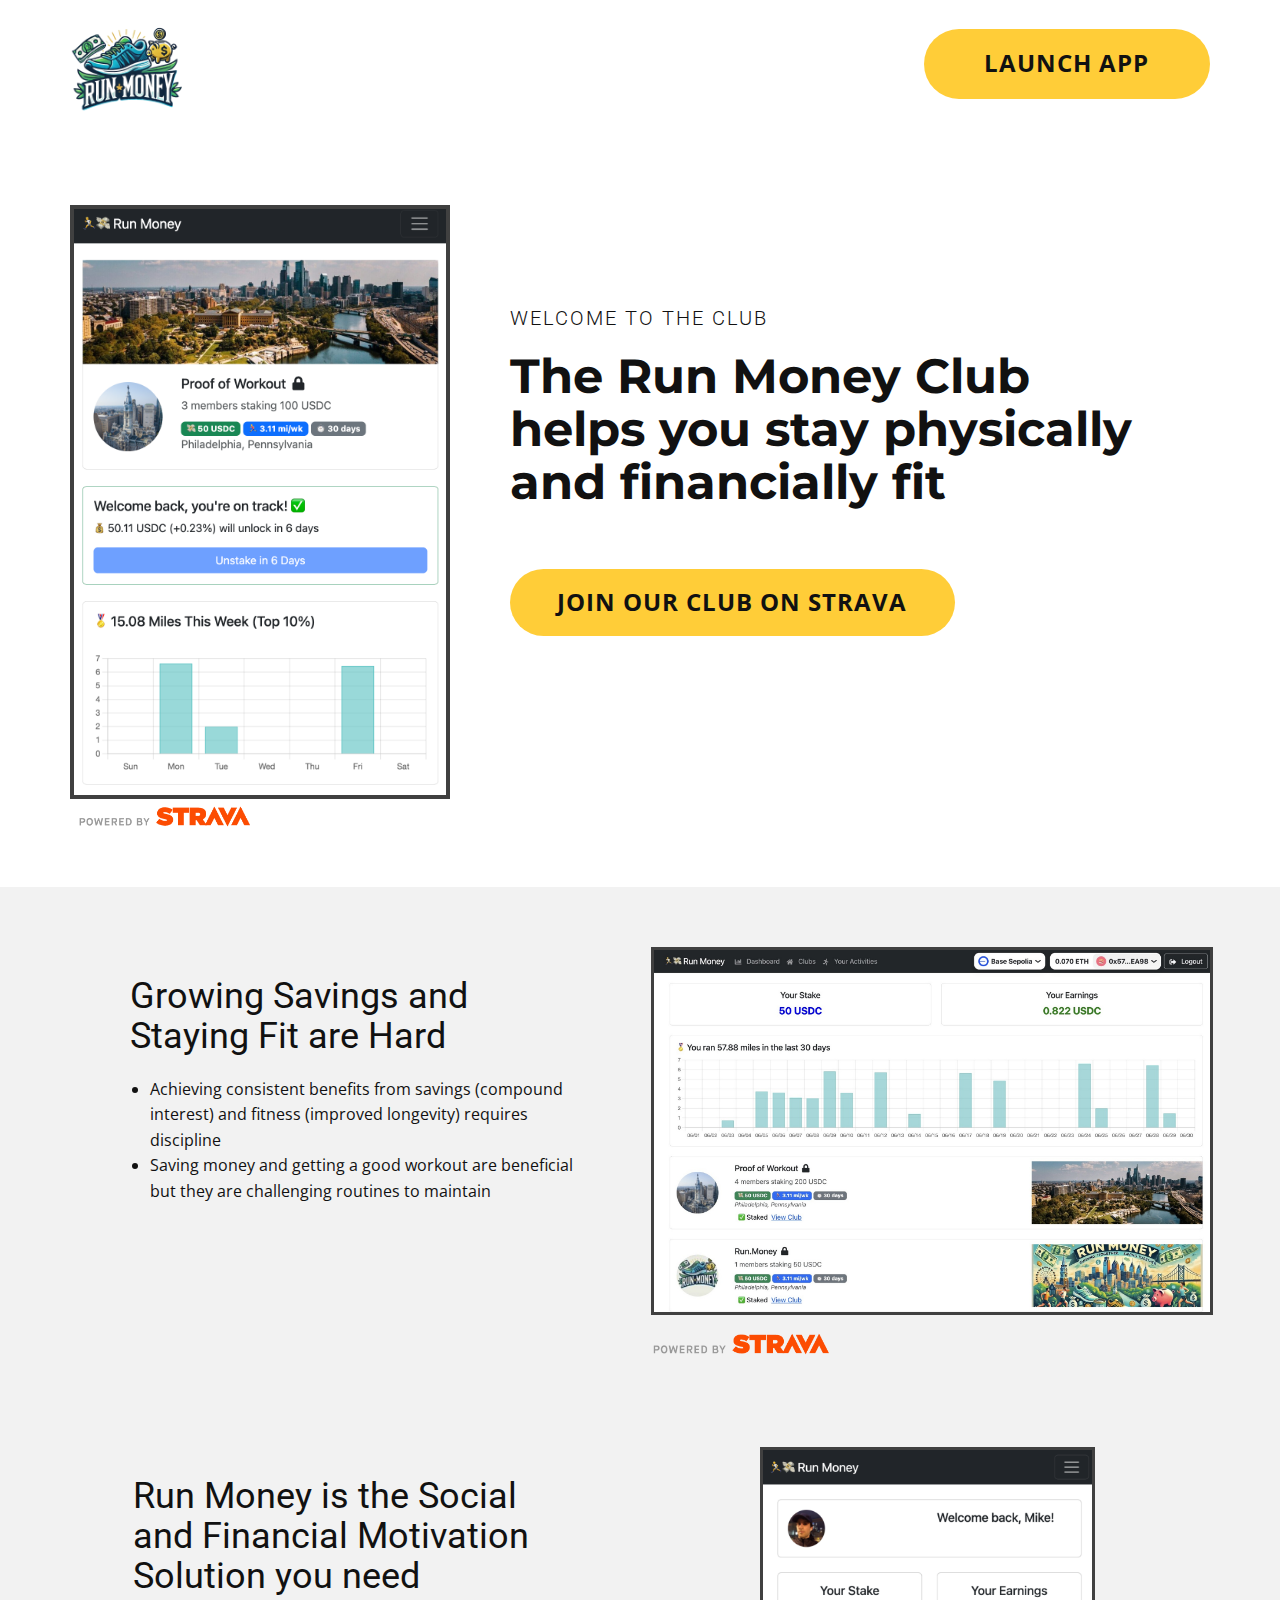
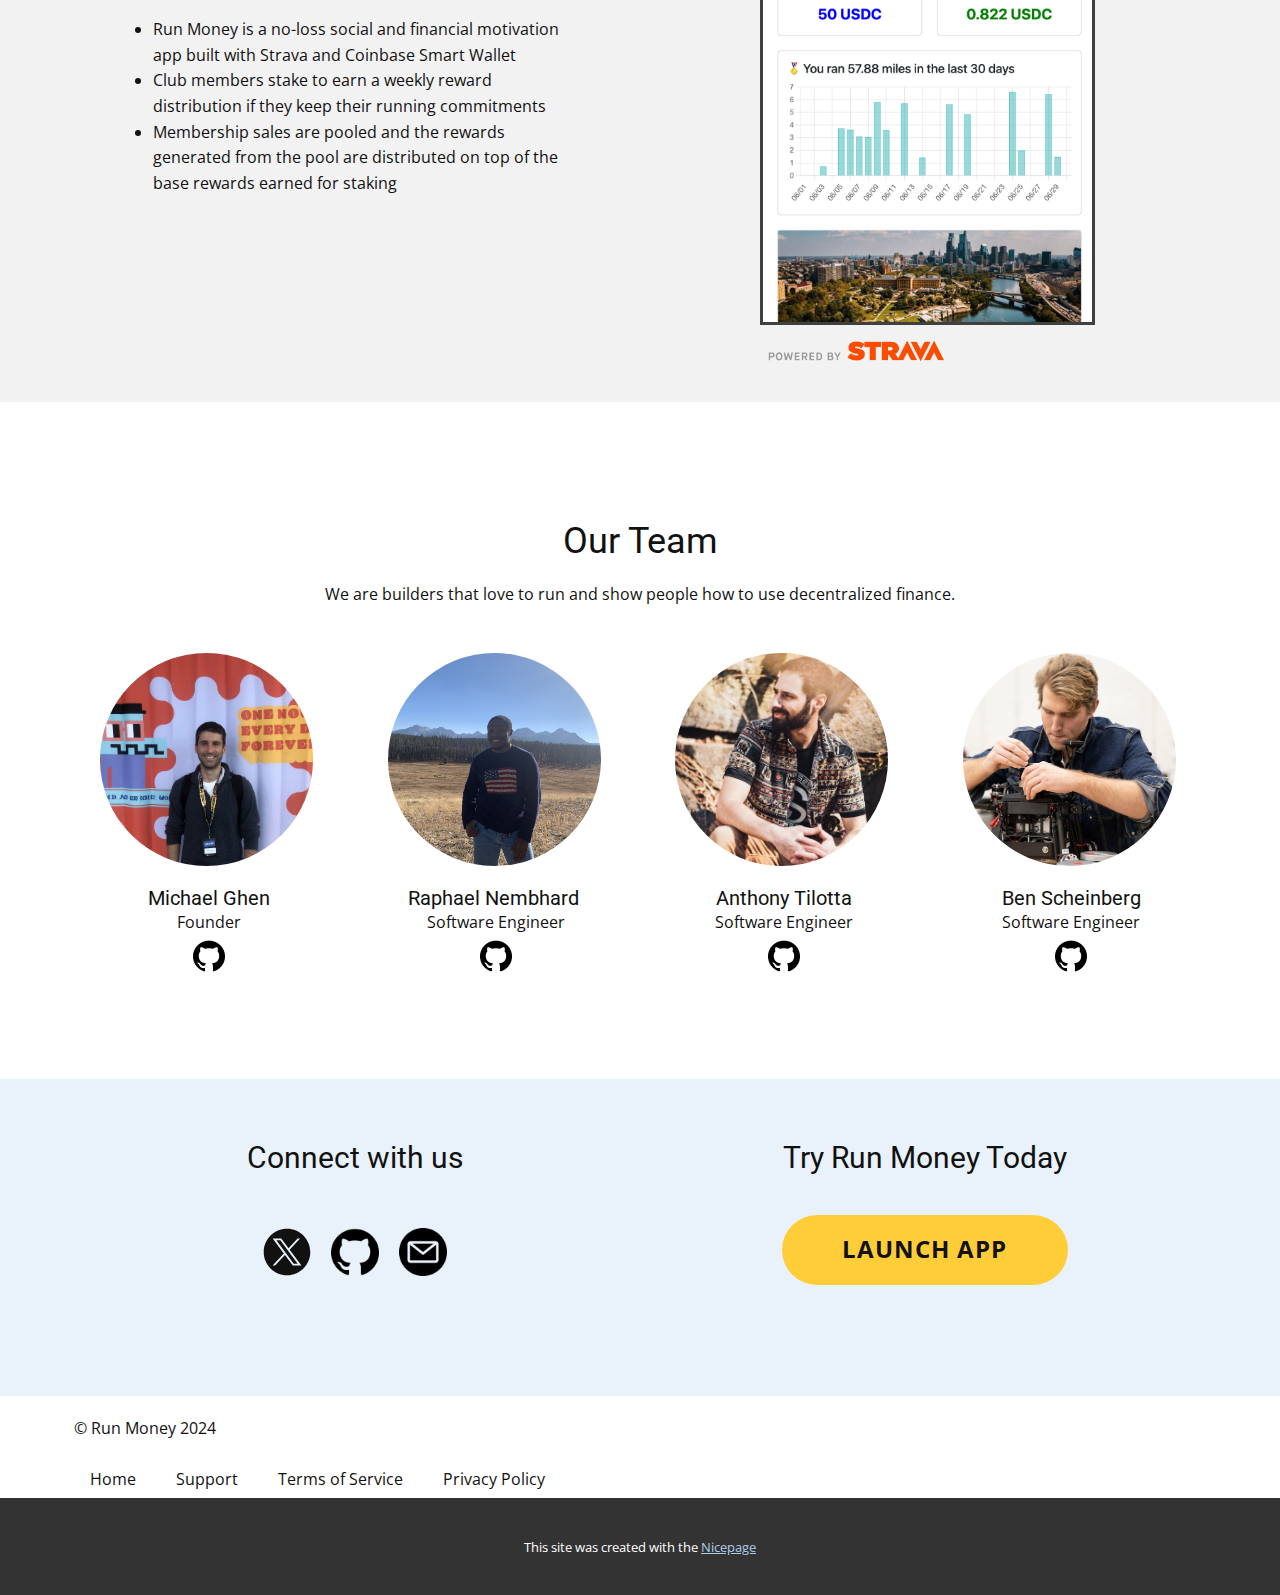
<file: index.html>
<!DOCTYPE html>
<html style="font-size: 16px;" lang="en"><head>
    <meta name="viewport" content="width=device-width, initial-scale=1.0">
    <meta charset="utf-8">
    <meta name="keywords" content="">
    <meta name="description" content="Run Money is a dynamic savings platform designed for running enthusiasts who seek to merge their fitness goals with financial savings. Our community-driven initiative connects runners worldwide, promoting both physical activity and financial well-being.">
    <title>Run Money encourages healthy fitness and finance habits</title>
    <link rel="stylesheet" href="nicepage.css" media="screen">
<link rel="stylesheet" href="index.css" media="screen">
    <script class="u-script" type="text/javascript" src="jquery-1.9.1.min.js" defer=""></script>
    <script class="u-script" type="text/javascript" src="nicepage.js" defer=""></script>
    <meta name="generator" content="Nicepage 6.14.5, nicepage.com">
    <link id="u-theme-google-font" rel="stylesheet" href="https://fonts.googleapis.com/css?family=Roboto:100,100i,300,300i,400,400i,500,500i,700,700i,900,900i|Open+Sans:300,300i,400,400i,500,500i,600,600i,700,700i,800,800i">
    <link id="u-page-google-font" rel="stylesheet" href="https://fonts.googleapis.com/css?family=Montserrat:100,100i,200,200i,300,300i,400,400i,500,500i,600,600i,700,700i,800,800i,900,900i">
    
    
    
    
    
    
    
    <script type="application/ld+json">{
		"@context": "http://schema.org",
		"@type": "Organization",
		"name": "Run Money",
		"url": "/",
		"logo": "images/DALL_E_2024-06-28_19.25.55_-_Create_a_logo_for_a_Philadelphia_running_club_called__Run_Money__which_merges_a_savings_account_with_a_running_club__making_it_social_and_improving_fi-removebg-preview.png"
}</script>
    <meta name="theme-color" content="#478ac9">
    <meta property="og:title" content="Run Money encourages healthy fitness and finance habits">
    <meta property="og:description" content="Run Money is a dynamic savings platform designed for running enthusiasts who seek to merge their fitness goals with financial savings. Our community-driven initiative connects runners worldwide, promoting both physical activity and financial well-being.">
    <meta property="og:type" content="website">
    <link rel="canonical" href="/">
  <meta data-intl-tel-input-cdn-path="intlTelInput/"></head>
  <body data-home-page="https://run-money.nicepage.io/Run-Money.html?version=4503927a-e367-019f-d699-8bde7904f960" data-home-page-title="Run Money" data-path-to-root="./" data-include-products="false" class="u-body u-xl-mode" data-lang="en"><header class="u-clearfix u-header u-white u-header" id="sec-e939"><div class="u-clearfix u-sheet u-sheet-1">
        <a href="#" class="u-image u-logo u-image-1" data-image-width="500" data-image-height="500">
          <img src="images/DALL_E_2024-06-28_19.25.55_-_Create_a_logo_for_a_Philadelphia_running_club_called__Run_Money__which_merges_a_savings_account_with_a_running_club__making_it_social_and_improving_fi-removebg-preview.png" class="u-logo-image u-logo-image-1">
        </a>
        <a href="https://runmoney.vercel.app" class="u-active-black u-align-left u-border-none u-btn u-btn-round u-button-style u-custom-color-4 u-hover-black u-radius-50 u-btn-1" target="_blank">LAUNCH APP </a>
      </div></header>
    <section class="u-clearfix u-section-1" id="carousel_b77e">
      <div class="u-clearfix u-sheet u-sheet-1">
        <div class="data-layout-selected u-clearfix u-expanded-width u-layout-wrap u-layout-wrap-1">
          <div class="u-layout">
            <div class="u-layout-row">
              <div class="u-align-center u-container-style u-layout-cell u-size-20-lg u-size-20-xl u-size-28-md u-size-28-sm u-size-28-xs u-layout-cell-1">
                <div class="u-container-layout u-valign-top u-container-layout-1">
                  <img class="u-border-4 u-border-grey-75 u-expanded-width u-image u-image-default u-image-1" src="images/Screenshot2024-06-29at5.15.22PM.png" alt="" data-image-width="996" data-image-height="1524">
                  <img class="u-image u-image-contain u-image-default u-image-2" src="images/api_logo_pwrdBy_strava_horiz_light.png" alt="" data-image-width="338" data-image-height="63">
                </div>
              </div>
              <div class="u-align-left u-container-style u-layout-cell u-size-32-md u-size-32-sm u-size-32-xs u-size-40-lg u-size-40-xl u-layout-cell-2">
                <div class="u-container-layout u-valign-top-md u-valign-top-sm u-valign-top-xs u-container-layout-2">
                  <h5 class="u-align-left u-text u-text-default u-text-1">Welcome to The club</h5>
                  <h2 class="u-align-left u-custom-font u-font-montserrat u-text u-text-2">The Run Money Club helps you&nbsp;<b>stay physically and financially fit</b>
                  </h2>
                  <a href="https://www.strava.com/clubs/1256143" class="u-border-none u-btn u-btn-round u-button-style u-custom-color-4 u-hover-black u-radius u-btn-1" target="_blank">JOIN OUR CLUB on Strava </a>
                </div>
              </div>
            </div>
          </div>
        </div>
      </div>
    </section>
    <section class="u-clearfix u-grey-5 u-section-2" id="sec-006b">
      <div class="u-clearfix u-sheet u-sheet-1">
        <div class="data-layout-selected u-clearfix u-expanded-width u-gutter-10 u-layout-wrap u-layout-wrap-1">
          <div class="u-layout" style="">
            <div class="u-layout-row" style="">
              <div class="u-align-left u-container-style u-layout-cell u-left-cell u-size-30 u-size-xs-60 u-layout-cell-1" src="">
                <div class="u-container-layout u-container-layout-1">
                  <h2 class="u-text u-text-default u-text-1"> Growing Savings and Staying Fit are Hard</h2>
                  <ul class="u-text u-text-2">
                    <li>Achieving consistent benefits from savings (compound interest) and fitness (improved longevity) requires discipline&nbsp;</li>
                    <li>Saving money and getting a good workout are beneficial but they are challenging routines to maintain </li>
                  </ul>
                </div>
              </div>
              <div class="u-align-center u-container-style u-layout-cell u-right-cell u-shape-rectangle u-size-30 u-size-xs-60 u-layout-cell-2" src="">
                <div class="u-container-layout u-valign-top-lg u-valign-top-xl u-container-layout-2" src="">
                  <img class="u-border-3 u-border-grey-75 u-expanded-width-md u-expanded-width-sm u-expanded-width-xs u-image u-image-1" src="images/Screenshot2024-06-30at11.16.10PM.jpg" data-image-width="2388" data-image-height="1562">
                  <img class="u-image u-image-contain u-image-default u-image-2" src="images/api_logo_pwrdBy_strava_horiz_light.png" alt="" data-image-width="338" data-image-height="63">
                </div>
              </div>
            </div>
          </div>
        </div>
      </div>
    </section>
    <section class="u-clearfix u-grey-5 u-section-3" id="carousel_1e24">
      <div class="u-clearfix u-sheet u-sheet-1">
        <div class="data-layout-selected u-clearfix u-expanded-width u-gutter-10 u-layout-wrap u-layout-wrap-1">
          <div class="u-layout" style="">
            <div class="u-layout-row" style="">
              <div class="u-align-left u-container-style u-layout-cell u-left-cell u-size-30 u-size-xs-60 u-layout-cell-1" src="">
                <div class="u-container-layout u-valign-top u-container-layout-1">
                  <h2 class="u-text u-text-default u-text-1">Run Money is the Social and Financial Motivation Solution you need</h2>
                  <ul class="u-text u-text-2">
                    <li>Run Money is a no-loss social and financial motivation app built with Strava and Coinbase Smart Wallet</li>
                    <li> Club members stake to earn a weekly reward distribution if they keep their running commitments</li>
                    <li>Membership sales are pooled and the rewards generated from the pool are distributed on top of the base rewards earned for staking</li>
                  </ul>
                </div>
              </div>
              <div class="u-align-center u-container-style u-layout-cell u-right-cell u-shape-rectangle u-size-30 u-size-xs-60 u-layout-cell-2" src="">
                <div class="u-container-layout u-valign-top-lg u-valign-top-xl u-container-layout-2" src="">
                  <img class="u-border-3 u-border-grey-75 u-image u-image-default u-image-1" src="images/Screenshot2024-07-08at4.31.25PM.png" alt="" data-image-width="944" data-image-height="1328">
                  <img class="u-image u-image-contain u-image-default u-image-2" src="images/api_logo_pwrdBy_strava_horiz_light.png" alt="" data-image-width="338" data-image-height="63">
                </div>
              </div>
            </div>
          </div>
        </div>
      </div>
    </section>
    <section class="u-clearfix u-section-4" id="sec-2f6b">
      <div class="u-clearfix u-sheet u-sheet-1">
        <h2 class="u-align-center u-text u-text-default u-text-1">Our Team</h2>
        <p class="u-align-center u-text u-text-2">We are builders that love to run and show people how to use decentralized finance.</p>
        <div class="u-expanded-width u-list u-list-1">
          <div class="u-repeater u-repeater-1">
            <div class="u-align-center u-container-style u-list-item u-repeater-item u-list-item-1">
              <div class="u-container-layout u-similar-container u-valign-top u-container-layout-1">
                <div alt="" class="custom-expanded u-image u-image-circle u-image-1" src="" data-image-width="1050" data-image-height="1400"></div>
                <h5 class="u-text u-text-3">Michael Ghen</h5>
                <p class="u-text u-text-4">Founder<br>
                </p>
                <div class="u-social-icons u-spacing-10 u-social-icons-1">
                  <a class="u-social-url" title="github" target="_blank" href="https://github.com/mikeghen"><span class="u-file-icon u-icon u-social-icon u-social-instagram u-icon-1"><img src="images/2111432.png" alt=""></span>
                  </a>
                </div>
              </div>
            </div>
            <div class="u-align-center u-container-style u-list-item u-repeater-item u-list-item-2">
              <div class="u-container-layout u-similar-container u-valign-top u-container-layout-2">
                <div alt="" class="custom-expanded u-image u-image-circle u-image-2" src="" data-image-width="3001" data-image-height="3432"></div>
                <h5 class="u-text u-text-5"> Raphael Nembhard&nbsp;</h5>
                <p class="u-text u-text-6">Software Engineer<br>
                </p>
                <div class="u-social-icons u-spacing-10 u-social-icons-2">
                  <a class="u-social-url" title="github" target="_blank" href="https://github.com/DeluxeRaph"><span class="u-file-icon u-icon u-social-icon u-social-instagram u-icon-2"><img src="images/2111432.png" alt=""></span>
                  </a>
                </div>
              </div>
            </div>
            <div class="u-align-center u-container-style u-list-item u-repeater-item u-list-item-3">
              <div class="u-container-layout u-similar-container u-valign-top u-container-layout-3">
                <div alt="" class="custom-expanded u-image u-image-circle u-image-3" src="" data-image-width="460" data-image-height="460"></div>
                <h5 class="u-text u-text-7"> Anthony Tilotta</h5>
                <p class="u-text u-text-8">Software Engineer<br>
                </p>
                <div class="u-social-icons u-spacing-10 u-social-icons-3">
                  <a class="u-social-url" title="github" target="_blank" href="https://github.com/antharithm"><span class="u-file-icon u-icon u-social-icon u-social-instagram u-icon-3"><img src="images/2111432.png" alt=""></span>
                  </a>
                </div>
              </div>
            </div>
            <div class="u-align-center u-container-style u-list-item u-repeater-item u-list-item-4">
              <div class="u-container-layout u-similar-container u-valign-top u-container-layout-4">
                <div alt="" class="custom-expanded u-image u-image-circle u-image-4" src="" data-image-width="512" data-image-height="511"></div>
                <h5 class="u-text u-text-9"> Ben Scheinberg</h5>
                <p class="u-text u-text-10"> Software Engineer<br>
                </p>
                <div class="u-social-icons u-spacing-10 u-social-icons-4">
                  <a class="u-social-url" title="github" target="_blank" href="https://github.com/theSchein"><span class="u-file-icon u-icon u-social-icon u-social-instagram u-icon-4"><img src="images/2111432.png" alt=""></span>
                  </a>
                </div>
              </div>
            </div>
          </div>
        </div>
      </div>
    </section>
    <section class="u-align-center u-clearfix u-palette-1-light-3 u-section-5" id="sec-3ef3">
      <div class="u-clearfix u-sheet u-sheet-1">
        <div class="data-layout-selected u-clearfix u-expanded-width u-layout-wrap u-layout-wrap-1">
          <div class="u-layout">
            <div class="u-layout-row">
              <div class="u-align-left u-container-align-center u-container-style u-layout-cell u-left-cell u-size-30 u-layout-cell-1">
                <div class="u-container-layout u-valign-top u-container-layout-1">
                  <h3 class="u-text u-text-default u-text-1">Connect with us</h3>
                  <div class="u-social-icons u-spacing-20 u-social-icons-1">
                    <a class="u-social-url" title="twitter" target="_blank" href="https://twitter.com/runmoney_app"><span class="u-icon u-social-icon u-social-twitter u-icon-1"><svg class="u-svg-link" preserveAspectRatio="xMidYMin slice" viewBox="0 0 1200 1200" style=""><use xmlns:xlink="http://www.w3.org/1999/xlink" xlink:href="#svg-a06d"></use></svg><svg class="u-svg-content" viewBox="0 0 1200 1200" x="0px" y="0px" id="svg-a06d" style="enable-background:new 0 0 1200 1200;"><g><polygon points="334.1,309.2 769.1,890.8 867.6,890.8 432.6,309.2 	"></polygon><path d="M600,18C278.6,18,18,278.6,18,600s260.6,582,582,582s582-260.6,582-582S921.4,18,600,18z M745.9,937.2l-198-264.8
		L302.7,937.2h-63l279.9-302.4l-278.2-372h214.4l182.4,243.8L864,262.8h63L666.4,544.3l293.8,392.9H745.9z"></path>
</g></svg></span>
                    </a>
                    <a class="u-social-url" title="instagram" target="_blank" href="https://github.com/Run-Money"><span class="u-file-icon u-icon u-social-icon u-social-instagram u-icon-2"><img src="images/2111432-5.png" alt=""></span>
                    </a>
                    <a class="u-social-url" target="_blank" data-type="Custom" title="email" href="mailto:info@runmoney.app?subject=Run%20Money&amp;cc=mike%40mikeghen.com"><span class="u-file-icon u-icon u-social-custom u-social-icon u-icon-3"><img src="images/3178158.png" alt=""></span>
                    </a>
                  </div>
                </div>
              </div>
              <div class="u-align-center u-container-style u-layout-cell u-right-cell u-size-30 u-layout-cell-2">
                <div class="u-container-layout u-container-layout-2">
                  <h3 class="u-align-center u-text u-text-default u-text-2">Try Run Money Today</h3>
                  <a href="https://runmoney.vercel.app" class="u-active-black u-align-left u-border-none u-btn u-btn-round u-button-style u-custom-color-4 u-hover-black u-radius-50 u-btn-1" target="_blank">LAUNCH APP </a>
                </div>
              </div>
            </div>
          </div>
        </div>
      </div>
    </section>
    
    
    
    <footer class="u-align-center u-clearfix u-footer u-white u-footer" id="sec-232a"><div class="u-clearfix u-sheet u-sheet-1">
        <p class="u-text u-text-default u-text-1">&nbsp;© Run Money 2024</p>
        <nav class="u-align-left u-menu u-menu-one-level u-offcanvas u-menu-1">
          <div class="menu-collapse">
            <a class="u-button-style u-nav-link" href="#">
              <svg class="u-svg-link" viewBox="0 0 24 24"><use xlink:href="#svg-6d3d"></use></svg>
              <svg class="u-svg-content" version="1.1" id="svg-6d3d" viewBox="0 0 16 16" x="0px" y="0px" xmlns:xlink="http://www.w3.org/1999/xlink" xmlns="http://www.w3.org/2000/svg"><g><rect y="1" width="16" height="2"></rect><rect y="7" width="16" height="2"></rect><rect y="13" width="16" height="2"></rect>
</g></svg>
            </a>
          </div>
          <div class="u-custom-menu u-nav-container">
            <ul class="u-nav u-unstyled"><li class="u-nav-item"><a class="u-button-style u-nav-link" href="./">Home</a>
</li><li class="u-nav-item"><a class="u-button-style u-nav-link" href="Support.html">Support</a>
</li><li class="u-nav-item"><a class="u-button-style u-nav-link" href="https://runmoney.vercel.app/terms">Terms of Service</a>
</li><li class="u-nav-item"><a class="u-button-style u-nav-link" href="https://runmoney.vercel.app/privacy">Privacy Policy</a>
</li></ul>
          </div>
          <div class="u-custom-menu u-nav-container-collapse">
            <div class="u-black u-container-style u-inner-container-layout u-opacity u-opacity-95 u-sidenav">
              <div class="u-inner-container-layout u-sidenav-overflow">
                <div class="u-menu-close"></div>
                <ul class="u-align-center u-nav u-popupmenu-items u-unstyled u-nav-2"><li class="u-nav-item"><a class="u-button-style u-nav-link" href="./">Home</a>
</li><li class="u-nav-item"><a class="u-button-style u-nav-link" href="Support.html">Support</a>
</li><li class="u-nav-item"><a class="u-button-style u-nav-link" href="https://runmoney.vercel.app/terms">Terms of Service</a>
</li><li class="u-nav-item"><a class="u-button-style u-nav-link" href="https://runmoney.vercel.app/privacy">Privacy Policy</a>
</li></ul>
              </div>
            </div>
            <div class="u-black u-menu-overlay u-opacity u-opacity-70"></div>
          </div>
        </nav>
      </div></footer>
    <section class="u-backlink u-clearfix u-grey-80">
      <p class="u-text">
        <span>This site was created with the </span>
        <a class="u-link" href="https://nicepage.com/" target="_blank" rel="nofollow">
          <span>Nicepage</span>
        </a>
      </p>
    </section>
  
</body></html>
</file>
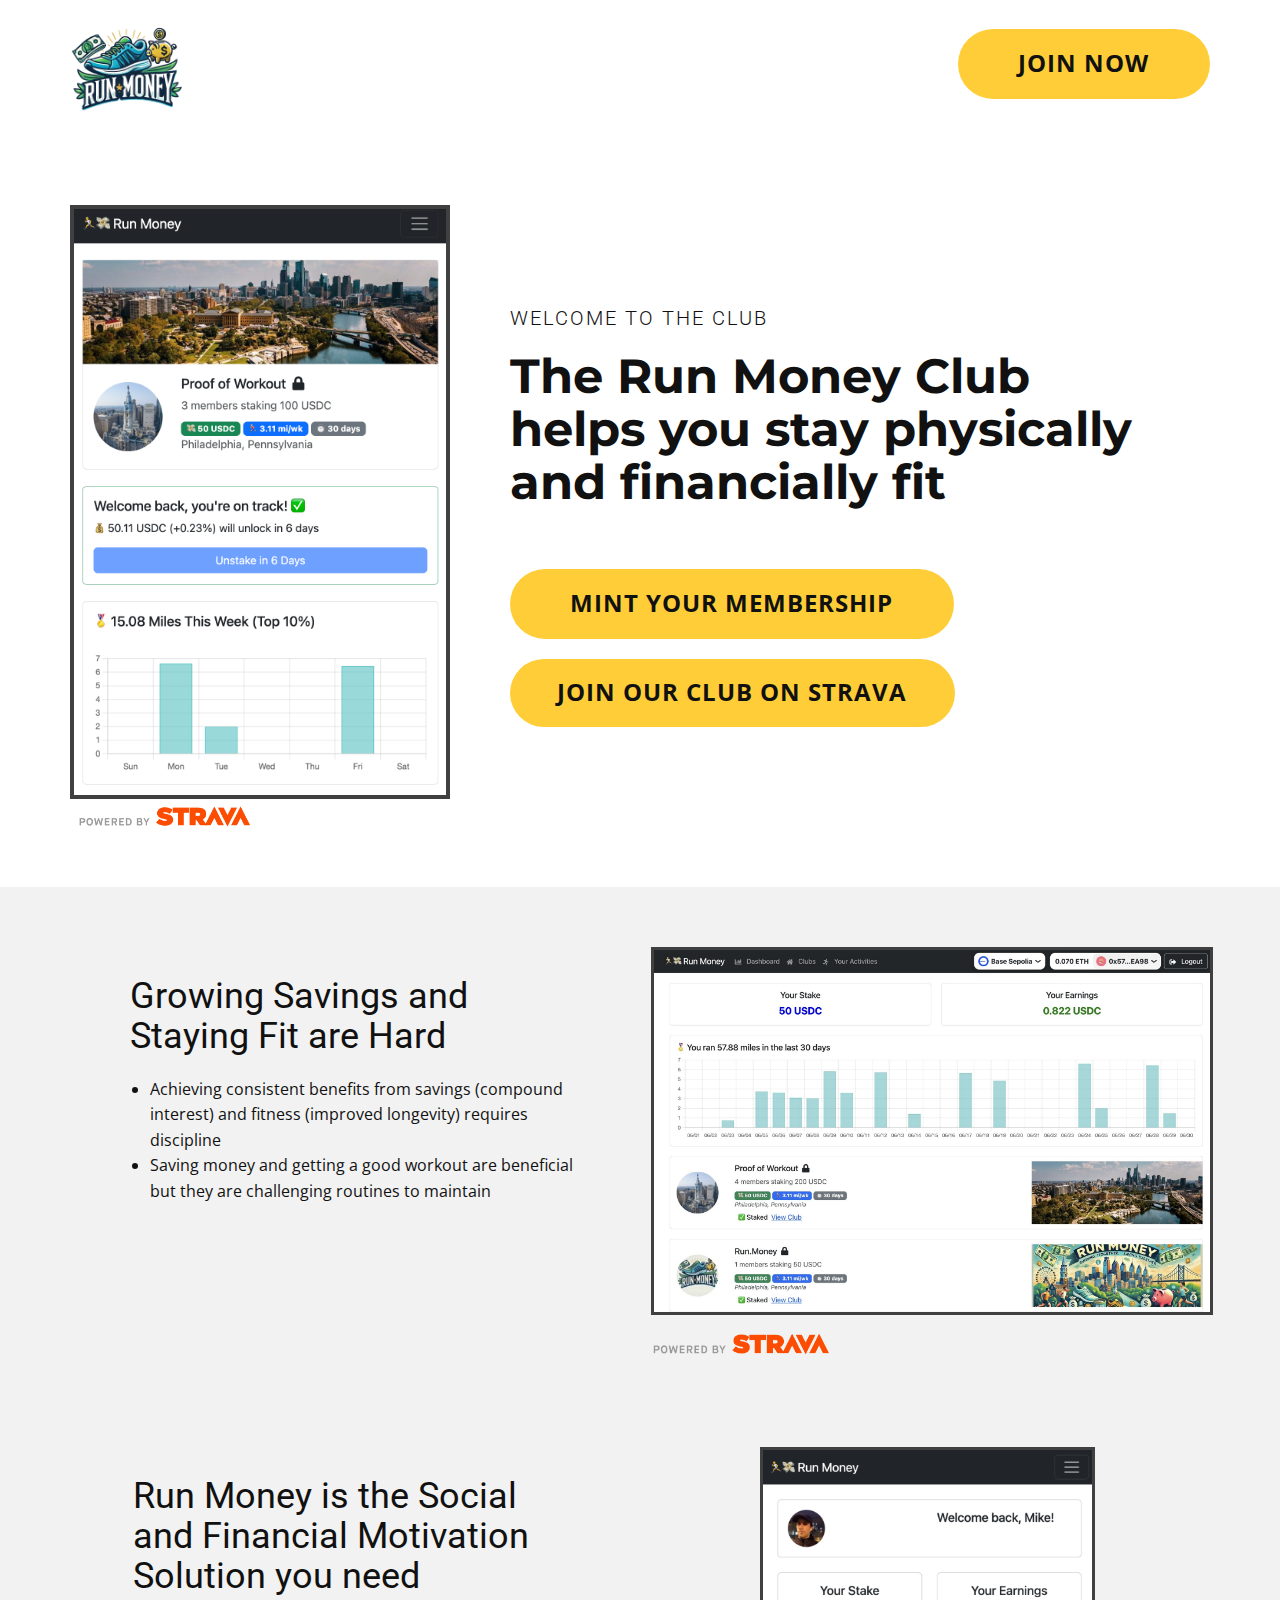
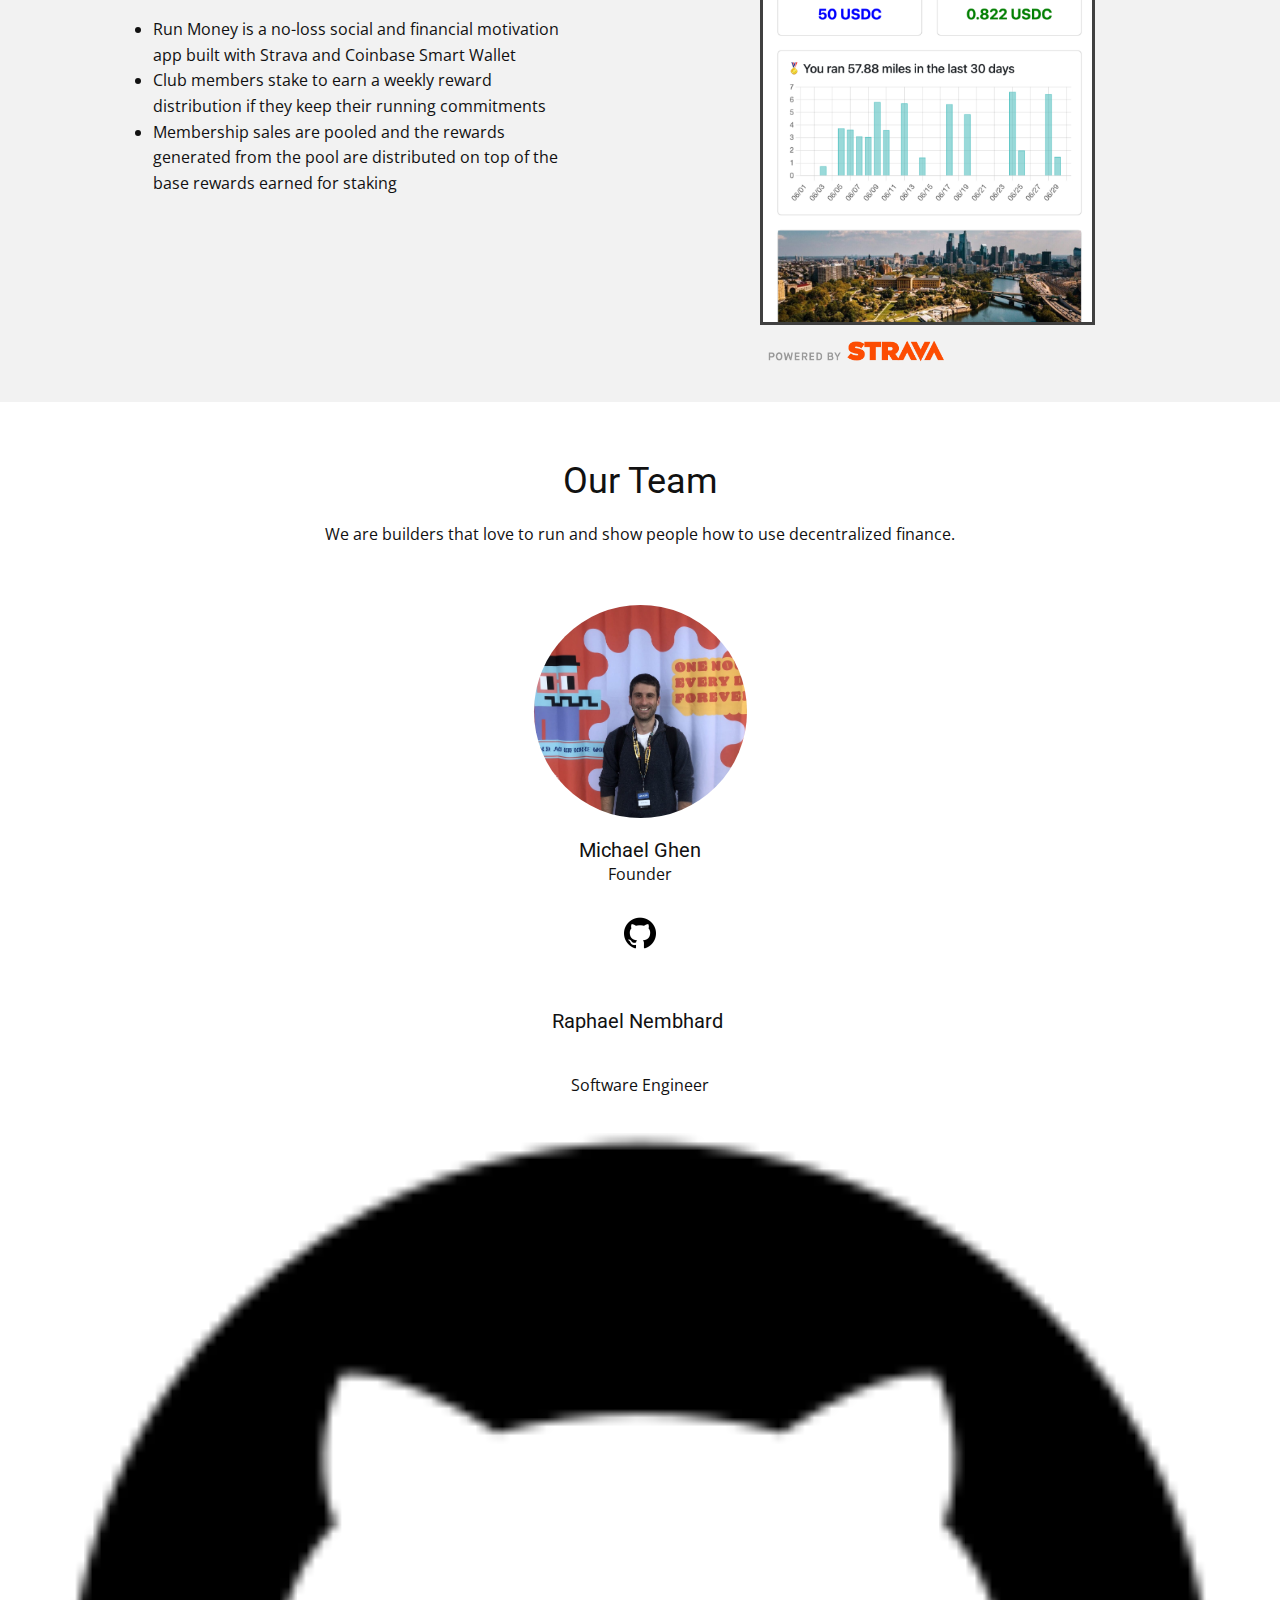
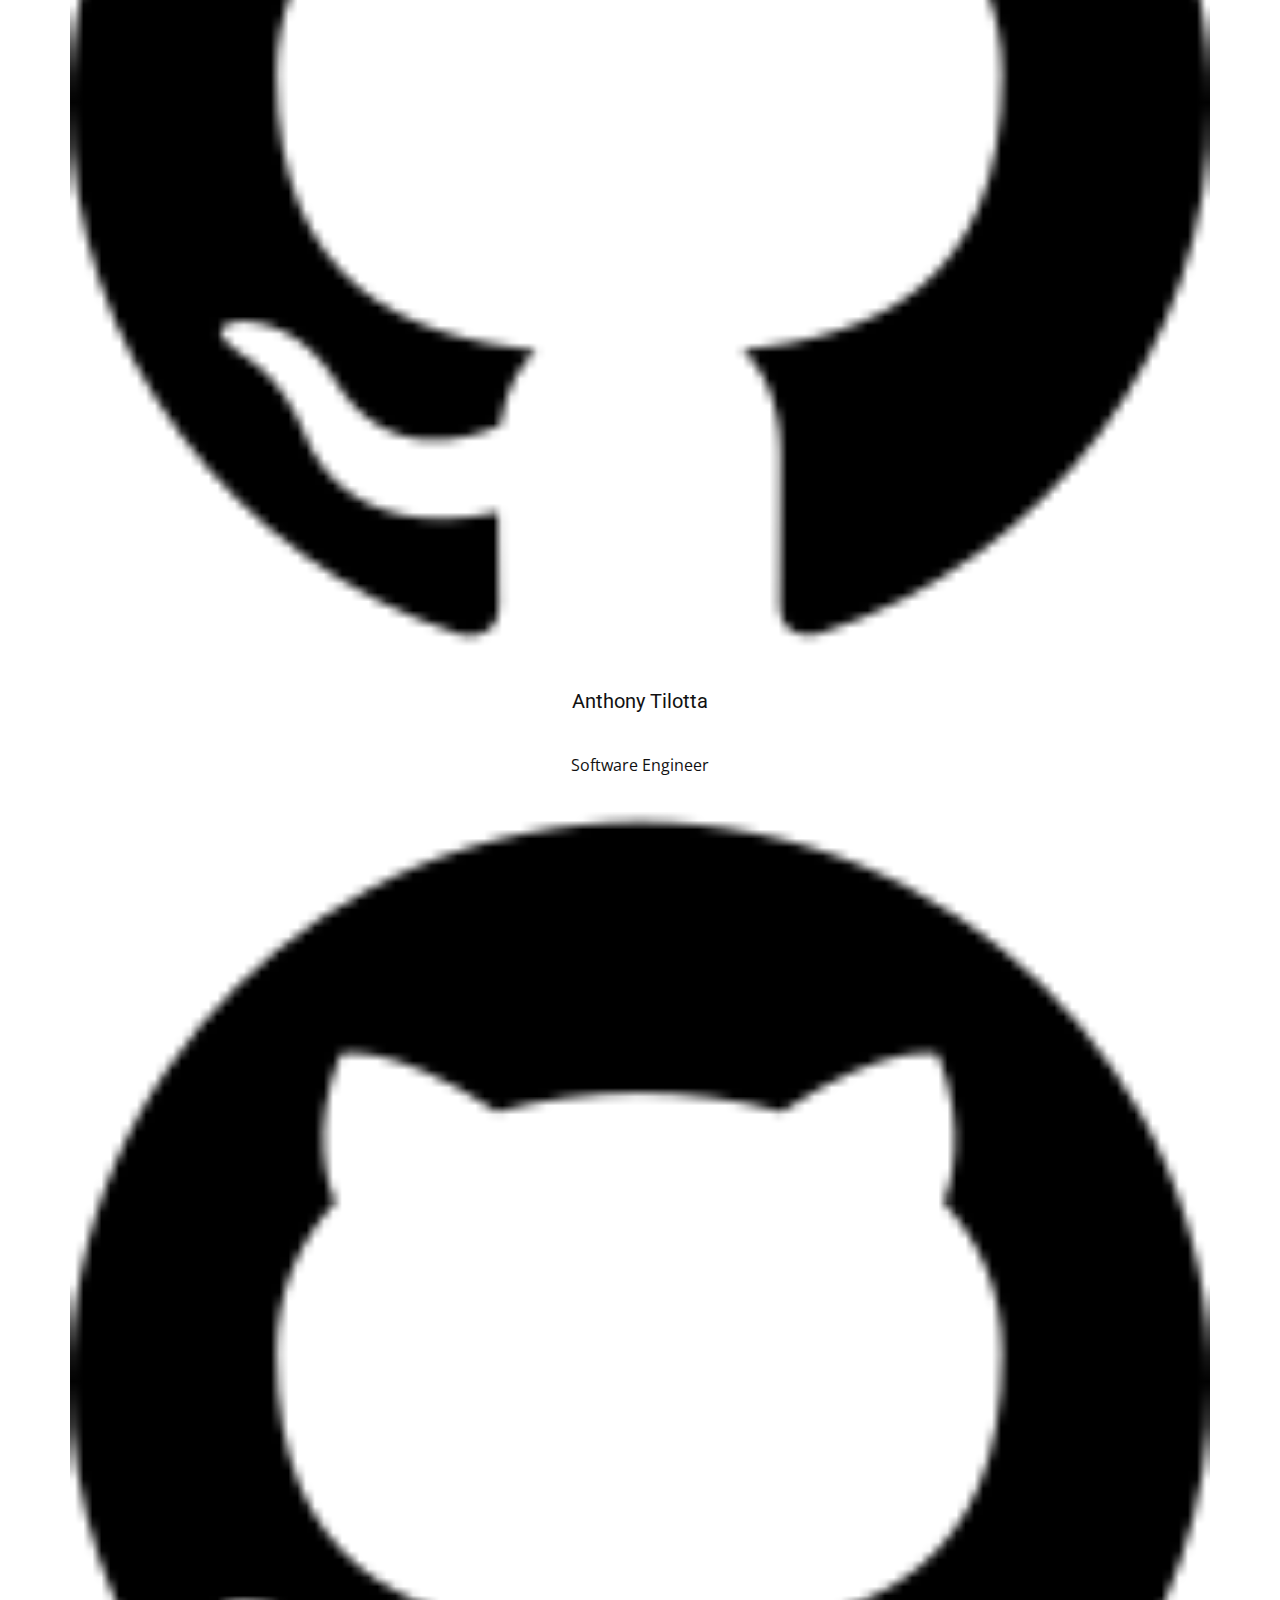
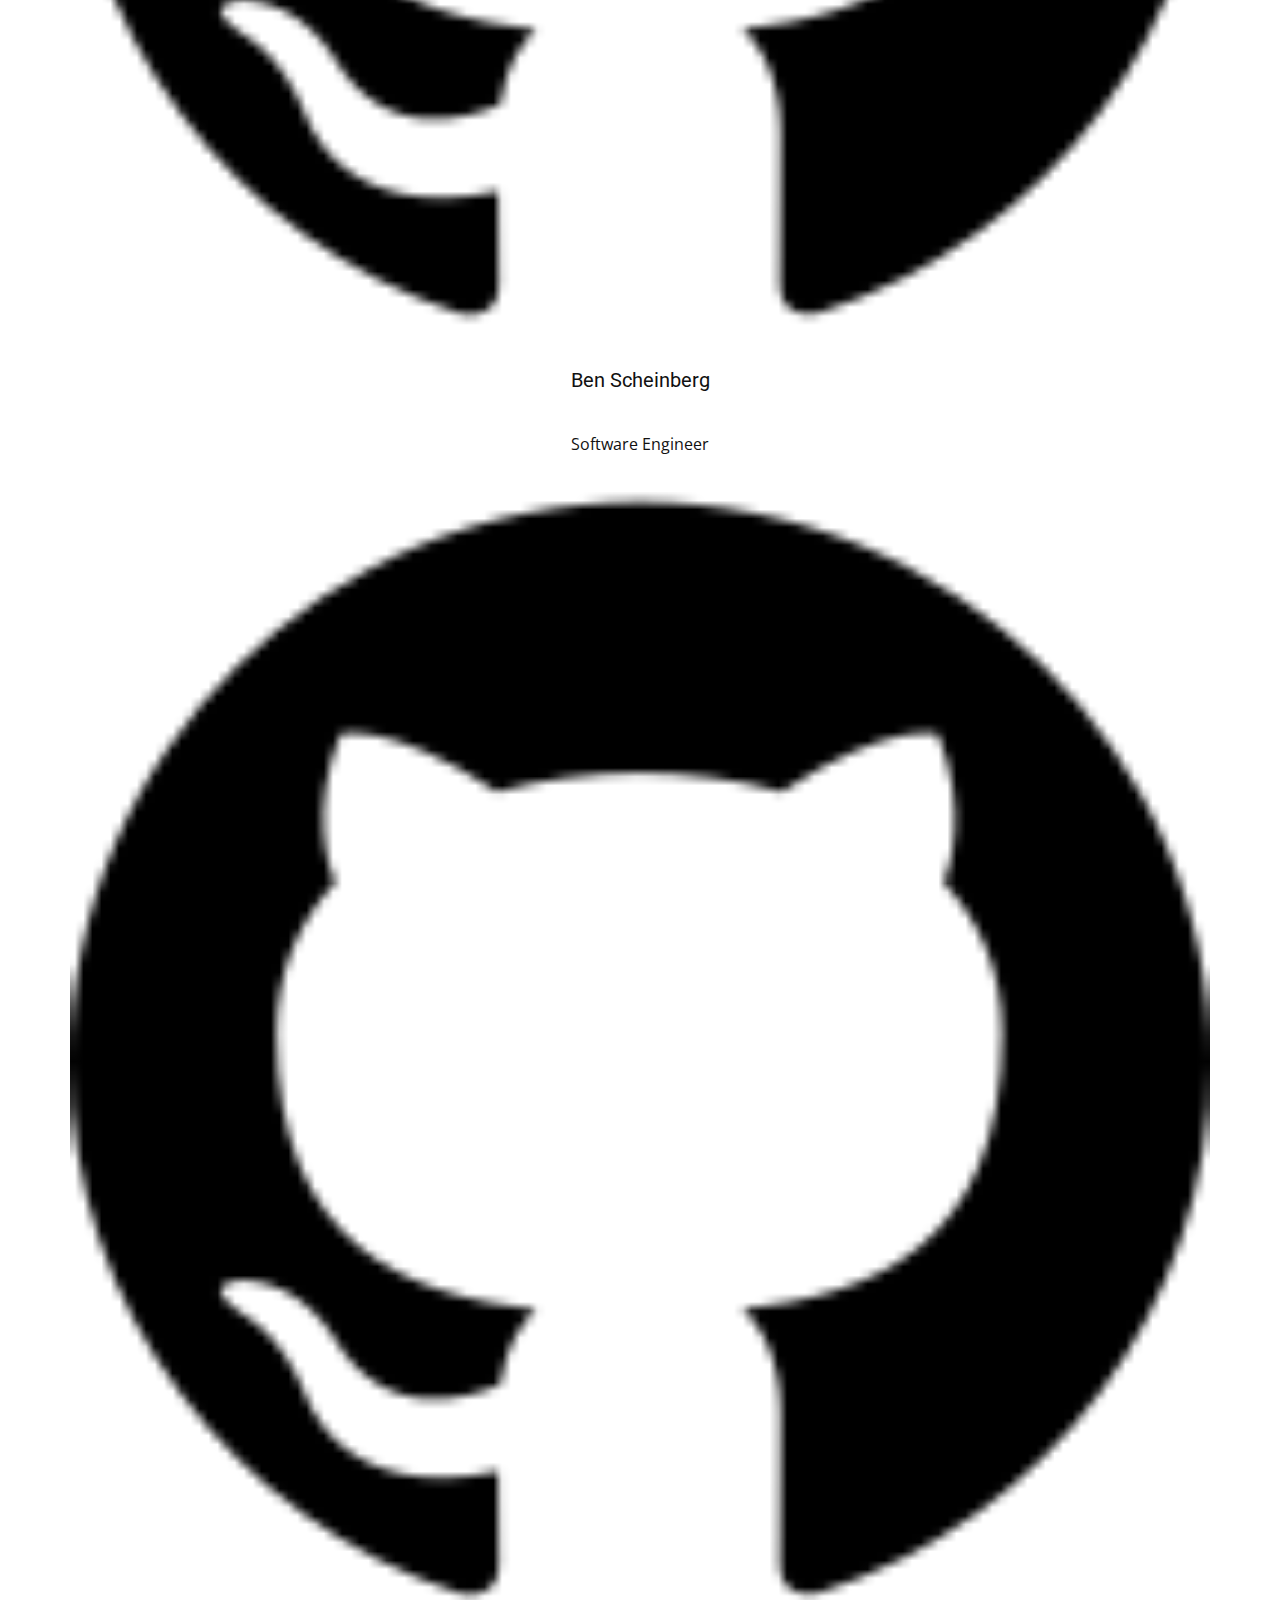
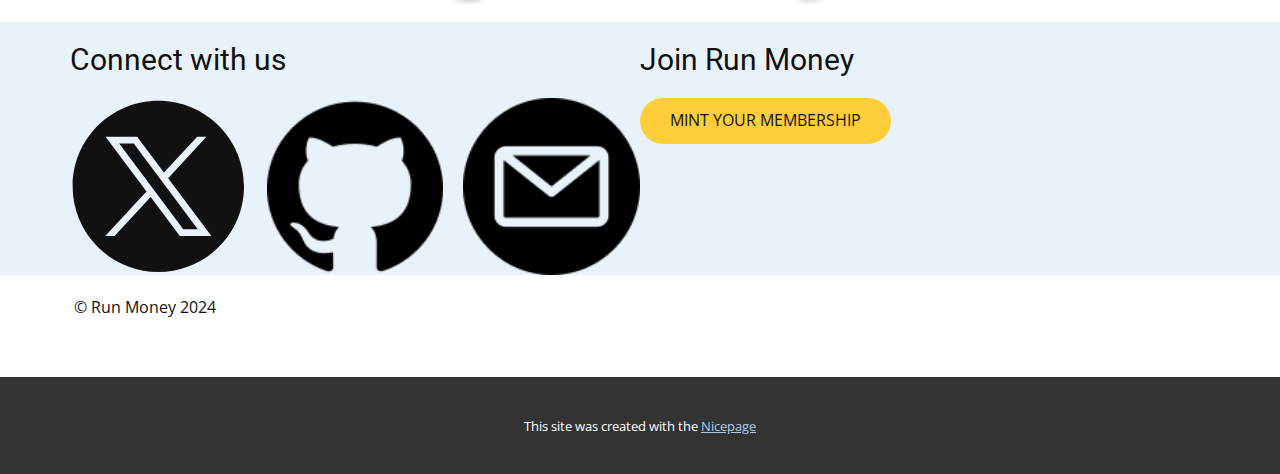
<file: Home.html>
<!DOCTYPE html>
<html style="font-size: 16px;" lang="en"><head>
    <meta name="viewport" content="width=device-width, initial-scale=1.0">
    <meta charset="utf-8">
    <meta name="keywords" content="Decentralized Finance Philadelphia 2023​​The Future of Finance, Get your tickets now while supplies last, $ 25, $ 50, $500">
    <meta name="description" content="">
    <title>Home</title>
    <link rel="stylesheet" href="nicepage.css" media="screen">
<link rel="stylesheet" href="Home.css" media="screen">
    <script class="u-script" type="text/javascript" src="jquery-1.9.1.min.js" defer=""></script>
    <script class="u-script" type="text/javascript" src="nicepage.js" defer=""></script>
    <meta name="generator" content="Nicepage 6.13.11, nicepage.com">
    <link id="u-theme-google-font" rel="stylesheet" href="https://fonts.googleapis.com/css?family=Roboto:100,100i,300,300i,400,400i,500,500i,700,700i,900,900i|Open+Sans:300,300i,400,400i,500,500i,600,600i,700,700i,800,800i">
    <link id="u-page-google-font" rel="stylesheet" href="https://fonts.googleapis.com/css?family=Montserrat:100,100i,200,200i,300,300i,400,400i,500,500i,600,600i,700,700i,800,800i,900,900i">
    
    
    
    
    
    
    
    <script type="application/ld+json">{
		"@context": "http://schema.org",
		"@type": "Organization",
		"name": "Run Money",
		"url": "/",
		"logo": "images/DALL_E_2024-06-28_19.25.55_-_Create_a_logo_for_a_Philadelphia_running_club_called__Run_Money__which_merges_a_savings_account_with_a_running_club__making_it_social_and_improving_fi-removebg-preview.png"
}</script>
    <meta name="theme-color" content="#478ac9">
    <meta property="og:title" content="Home">
    <meta property="og:description" content="">
    <meta property="og:type" content="website">
    <link rel="canonical" href="/">
  <meta data-intl-tel-input-cdn-path="intlTelInput/"></head>
  <body data-path-to-root="./" data-include-products="false" class="u-body u-xl-mode" data-lang="en"><header class="u-clearfix u-header u-white u-header" id="sec-e939"><div class="u-clearfix u-sheet u-sheet-1">
        <a href="#" class="u-image u-logo u-image-1" data-image-width="500" data-image-height="500">
          <img src="images/DALL_E_2024-06-28_19.25.55_-_Create_a_logo_for_a_Philadelphia_running_club_called__Run_Money__which_merges_a_savings_account_with_a_running_club__making_it_social_and_improving_fi-removebg-preview.png" class="u-logo-image u-logo-image-1">
        </a>
        <a href="https://app.unlock-protocol.com/checkout?id=f7c25e30-30d0-4249-880c-7ef67be077ab" class="u-active-black u-align-left u-border-none u-btn u-btn-round u-button-style u-custom-color-4 u-hover-black u-radius-50 u-btn-1">JOIN NOW </a>
      </div></header>
    <section class="u-clearfix u-section-1" id="carousel_b77e">
      <div class="u-clearfix u-sheet u-valign-middle-xs u-sheet-1">
        <div class="data-layout-selected u-clearfix u-expanded-width u-layout-wrap u-layout-wrap-1">
          <div class="u-layout">
            <div class="u-layout-row">
              <div class="u-align-center u-container-style u-layout-cell u-size-20-lg u-size-20-xl u-size-28-md u-size-28-sm u-size-28-xs u-layout-cell-1">
                <div class="u-container-layout u-valign-top u-container-layout-1">
                  <img class="u-border-4 u-border-grey-75 u-expanded-width u-image u-image-default u-image-1" src="images/Screenshot2024-06-29at5.15.22PM.png" alt="" data-image-width="996" data-image-height="1524">
                  <img class="u-image u-image-contain u-image-default u-image-2" src="images/api_logo_pwrdBy_strava_horiz_light.png" alt="" data-image-width="338" data-image-height="63">
                </div>
              </div>
              <div class="u-align-left u-container-style u-layout-cell u-size-32-md u-size-32-sm u-size-32-xs u-size-40-lg u-size-40-xl u-layout-cell-2">
                <div class="u-container-layout u-valign-top-md u-valign-top-sm u-valign-top-xs u-container-layout-2">
                  <h5 class="u-align-left u-text u-text-default u-text-1">Welcome to The club</h5>
                  <h2 class="u-align-left u-custom-font u-font-montserrat u-text u-text-2">The Run Money Club helps you&nbsp;<b>stay physically and financially fit</b>
                  </h2>
                  <a href="https://app.unlock-protocol.com/checkout?id=f7c25e30-30d0-4249-880c-7ef67be077ab" class="u-active-black u-align-left u-border-none u-btn u-btn-round u-button-style u-custom-color-4 u-hover-black u-radius-50 u-btn-1">MINT YOUR MEMBERSHIP </a>
                  <a href="https://www.strava.com/clubs/1256143" class="u-border-none u-btn u-btn-round u-button-style u-custom-color-4 u-hover-palette-1-light-1 u-radius u-btn-2">JOIN OUR CLUB on Strava </a>
                </div>
              </div>
            </div>
          </div>
        </div>
      </div>
    </section>
    <section class="u-clearfix u-grey-5 u-section-2" id="sec-006b">
      <div class="u-clearfix u-sheet u-sheet-1">
        <div class="data-layout-selected u-clearfix u-expanded-width u-gutter-10 u-layout-wrap u-layout-wrap-1">
          <div class="u-layout" style="">
            <div class="u-layout-row" style="">
              <div class="u-align-left u-container-style u-layout-cell u-left-cell u-size-30 u-size-xs-60 u-layout-cell-1" src="">
                <div class="u-container-layout u-container-layout-1">
                  <h2 class="u-text u-text-default u-text-1"> Growing Savings and Staying Fit are Hard</h2>
                  <ul class="u-text u-text-2">
                    <li>Achieving consistent benefits from savings (compound interest) and fitness (improved longevity) requires discipline&nbsp;</li>
                    <li>Saving money and getting a good workout are beneficial but they are challenging routines to maintain </li>
                  </ul>
                </div>
              </div>
              <div class="u-align-center u-container-style u-layout-cell u-right-cell u-shape-rectangle u-size-30 u-size-xs-60 u-layout-cell-2" src="">
                <div class="u-container-layout u-valign-top-lg u-valign-top-xl u-container-layout-2" src="">
                  <img class="u-border-3 u-border-grey-75 u-expanded-width-md u-expanded-width-sm u-expanded-width-xs u-image u-image-1" src="images/Screenshot2024-06-30at11.16.10PM.jpg" data-image-width="2388" data-image-height="1562">
                  <img class="u-image u-image-contain u-image-default u-image-2" src="images/api_logo_pwrdBy_strava_horiz_light.png" alt="" data-image-width="338" data-image-height="63">
                </div>
              </div>
            </div>
          </div>
        </div>
      </div>
    </section>
    <section class="u-clearfix u-grey-5 u-section-3" id="carousel_1e24">
      <div class="u-clearfix u-sheet u-sheet-1">
        <div class="data-layout-selected u-clearfix u-expanded-width u-gutter-10 u-layout-wrap u-layout-wrap-1">
          <div class="u-layout" style="">
            <div class="u-layout-row" style="">
              <div class="u-align-left u-container-style u-layout-cell u-left-cell u-size-30 u-size-xs-60 u-layout-cell-1" src="">
                <div class="u-container-layout u-valign-top u-container-layout-1">
                  <h2 class="u-text u-text-default u-text-1">Run Money is the Social and Financial Motivation Solution you need</h2>
                  <ul class="u-text u-text-2">
                    <li>Run Money is a no-loss social and financial motivation app built with Strava and Coinbase Smart Wallet</li>
                    <li> Club members stake to earn a weekly reward distribution if they keep their running commitments</li>
                    <li>Membership sales are pooled and the rewards generated from the pool are distributed on top of the base rewards earned for staking</li>
                  </ul>
                </div>
              </div>
              <div class="u-align-center u-container-style u-layout-cell u-right-cell u-shape-rectangle u-size-30 u-size-xs-60 u-layout-cell-2" src="">
                <div class="u-container-layout u-valign-top-lg u-valign-top-xl u-container-layout-2" src="">
                  <img class="u-border-3 u-border-grey-75 u-image u-image-default u-image-1" src="images/Screenshot2024-07-08at4.31.25PM.png" alt="" data-image-width="944" data-image-height="1328">
                  <img class="u-image u-image-contain u-image-default u-image-2" src="images/api_logo_pwrdBy_strava_horiz_light.png" alt="" data-image-width="338" data-image-height="63">
                </div>
              </div>
            </div>
          </div>
        </div>
      </div>
    </section>
    <section class="u-clearfix u-section-4" id="sec-2f6b">
      <div class="u-clearfix u-sheet u-sheet-1">
        <h2 class="u-align-center u-text u-text-default u-text-1">Our Team</h2>
        <p class="u-align-center u-text u-text-2">We are builders that love to run and show people how to use decentralized finance.</p>
        <div class="u-expanded-width u-list u-list-1">
          <div class="u-repeater u-repeater-1">
            <div class="u-align-center u-container-style u-list-item u-repeater-item u-list-item-1">
              <div class="u-container-layout u-similar-container u-valign-top u-container-layout-1">
                <div alt="" class="custom-expanded u-image u-image-circle u-image-1" src="" data-image-width="1050" data-image-height="1400"></div>
                <h5 class="u-text u-text-3">Michael Ghen</h5>
                <p class="u-text u-text-4">Founder<br>
                </p>
                <div class="u-social-icons u-spacing-10 u-social-icons-1">
                  <a class="u-social-url" title="github" target="_blank" href="https://github.com/mikeghen"><span class="u-file-icon u-icon u-social-icon u-social-instagram u-icon-1"><img src="images/2111432.png" alt=""></span>
                  </a>
                </div>
              </div>
            </div>
            <div class="u-align-center u-container-style u-list-item u-repeater-item u-list-item-2">
              <div class="u-container-layout u-similar-container u-valign-top u-container-layout-2">
                <div alt="" class="custom-expanded u-image u-image-circle u-image-2" src="" data-image-width="3001" data-image-height="3432"></div>
                <h5 class="u-text u-text-5"> Raphael Nembhard&nbsp;</h5>
                <p class="u-text u-text-6">Software Engineer<br>
                </p>
                <div class="u-social-icons u-spacing-10 u-social-icons-2">
                  <a class="u-social-url" title="github" target="_blank" href="https://github.com/DeluxeRaph"><span class="u-file-icon u-icon u-social-icon u-social-instagram u-icon-2"><img src="images/2111432.png" alt=""></span>
                  </a>
                </div>
              </div>
            </div>
            <div class="u-align-center u-container-style u-list-item u-repeater-item u-list-item-3">
              <div class="u-container-layout u-similar-container u-valign-top u-container-layout-3">
                <div alt="" class="custom-expanded u-image u-image-circle u-image-3" src="" data-image-width="460" data-image-height="460"></div>
                <h5 class="u-text u-text-7"> Anthony Tilotta</h5>
                <p class="u-text u-text-8">Software Engineer<br>
                </p>
                <div class="u-social-icons u-spacing-10 u-social-icons-3">
                  <a class="u-social-url" title="github" target="_blank" href="https://github.com/antharithm"><span class="u-file-icon u-icon u-social-icon u-social-instagram u-icon-3"><img src="images/2111432.png" alt=""></span>
                  </a>
                </div>
              </div>
            </div>
            <div class="u-align-center u-container-style u-list-item u-repeater-item u-list-item-4">
              <div class="u-container-layout u-similar-container u-valign-top u-container-layout-4">
                <div alt="" class="custom-expanded u-image u-image-circle u-image-4" src="" data-image-width="512" data-image-height="511"></div>
                <h5 class="u-text u-text-9"> Ben Scheinberg</h5>
                <p class="u-text u-text-10"> Software Engineer<br>
                </p>
                <div class="u-social-icons u-spacing-10 u-social-icons-4">
                  <a class="u-social-url" title="github" target="_blank" href="https://github.com/theSchein"><span class="u-file-icon u-icon u-social-icon u-social-instagram u-icon-4"><img src="images/2111432.png" alt=""></span>
                  </a>
                </div>
              </div>
            </div>
          </div>
        </div>
      </div>
    </section>
    <section class="u-align-center u-clearfix u-palette-1-light-3 u-section-5" id="sec-3ef3">
      <div class="u-clearfix u-sheet u-valign-middle u-sheet-1">
        <div class="data-layout-selected u-clearfix u-expanded-width u-layout-wrap u-layout-wrap-1">
          <div class="u-layout">
            <div class="u-layout-row">
              <div class="u-align-left u-container-align-center u-container-style u-layout-cell u-left-cell u-size-30 u-layout-cell-1">
                <div class="u-container-layout u-valign-top u-container-layout-1">
                  <h3 class="u-text u-text-default u-text-1">Connect with us</h3>
                  <div class="u-social-icons u-spacing-20 u-social-icons-1">
                    <a class="u-social-url" title="twitter" target="_blank" href="https://twitter.com/runmoney_app"><span class="u-icon u-social-icon u-social-twitter u-icon-1"><svg class="u-svg-link" preserveAspectRatio="xMidYMin slice" viewBox="0 0 1200 1200" style=""><use xmlns:xlink="http://www.w3.org/1999/xlink" xlink:href="#svg-a06d"></use></svg><svg class="u-svg-content" viewBox="0 0 1200 1200" x="0px" y="0px" id="svg-a06d" style="enable-background:new 0 0 1200 1200;"><g><polygon points="334.1,309.2 769.1,890.8 867.6,890.8 432.6,309.2 	"></polygon><path d="M600,18C278.6,18,18,278.6,18,600s260.6,582,582,582s582-260.6,582-582S921.4,18,600,18z M745.9,937.2l-198-264.8
		L302.7,937.2h-63l279.9-302.4l-278.2-372h214.4l182.4,243.8L864,262.8h63L666.4,544.3l293.8,392.9H745.9z"></path>
</g></svg></span>
                    </a>
                    <a class="u-social-url" title="instagram" target="_blank" href="https://github.com/Run-Money"><span class="u-file-icon u-icon u-social-icon u-social-instagram u-icon-2"><img src="images/2111432-4.png" alt=""></span>
                    </a>
                    <a class="u-social-url" target="_blank" data-type="Custom" title="email" href="mailto:info@runmoney.app?subject=Run%20Money&amp;cc=mike%40mikeghen.com"><span class="u-file-icon u-icon u-social-custom u-social-icon u-icon-3"><img src="images/3178158.png" alt=""></span>
                    </a>
                  </div>
                </div>
              </div>
              <div class="u-align-center u-container-style u-layout-cell u-right-cell u-size-30 u-layout-cell-2">
                <div class="u-container-layout u-container-layout-2">
                  <h3 class="u-align-center u-text u-text-default u-text-2">Join Run Money</h3>
                  <a href="https://app.unlock-protocol.com/checkout?id=f7c25e30-30d0-4249-880c-7ef67be077ab" class="u-active-black u-align-left u-border-none u-btn u-btn-round u-button-style u-custom-color-4 u-hover-black u-radius-50 u-btn-1">MINT YOUR MEMBERSHIP </a>
                </div>
              </div>
            </div>
          </div>
        </div>
      </div>
    </section>
    
    
    
    <footer class="u-align-center u-clearfix u-footer u-white u-footer" id="sec-232a"><div class="u-clearfix u-sheet u-sheet-1">
        <p class="u-text u-text-default u-text-1">&nbsp;© Run Money 2024</p>
      </div></footer>
    <section class="u-backlink u-clearfix u-grey-80">
      <p class="u-text">
        <span>This site was created with the </span>
        <a class="u-link" href="https://nicepage.com/" target="_blank" rel="nofollow">
          <span>Nicepage</span>
        </a>
      </p>
    </section>
  
</body></html>
</file>
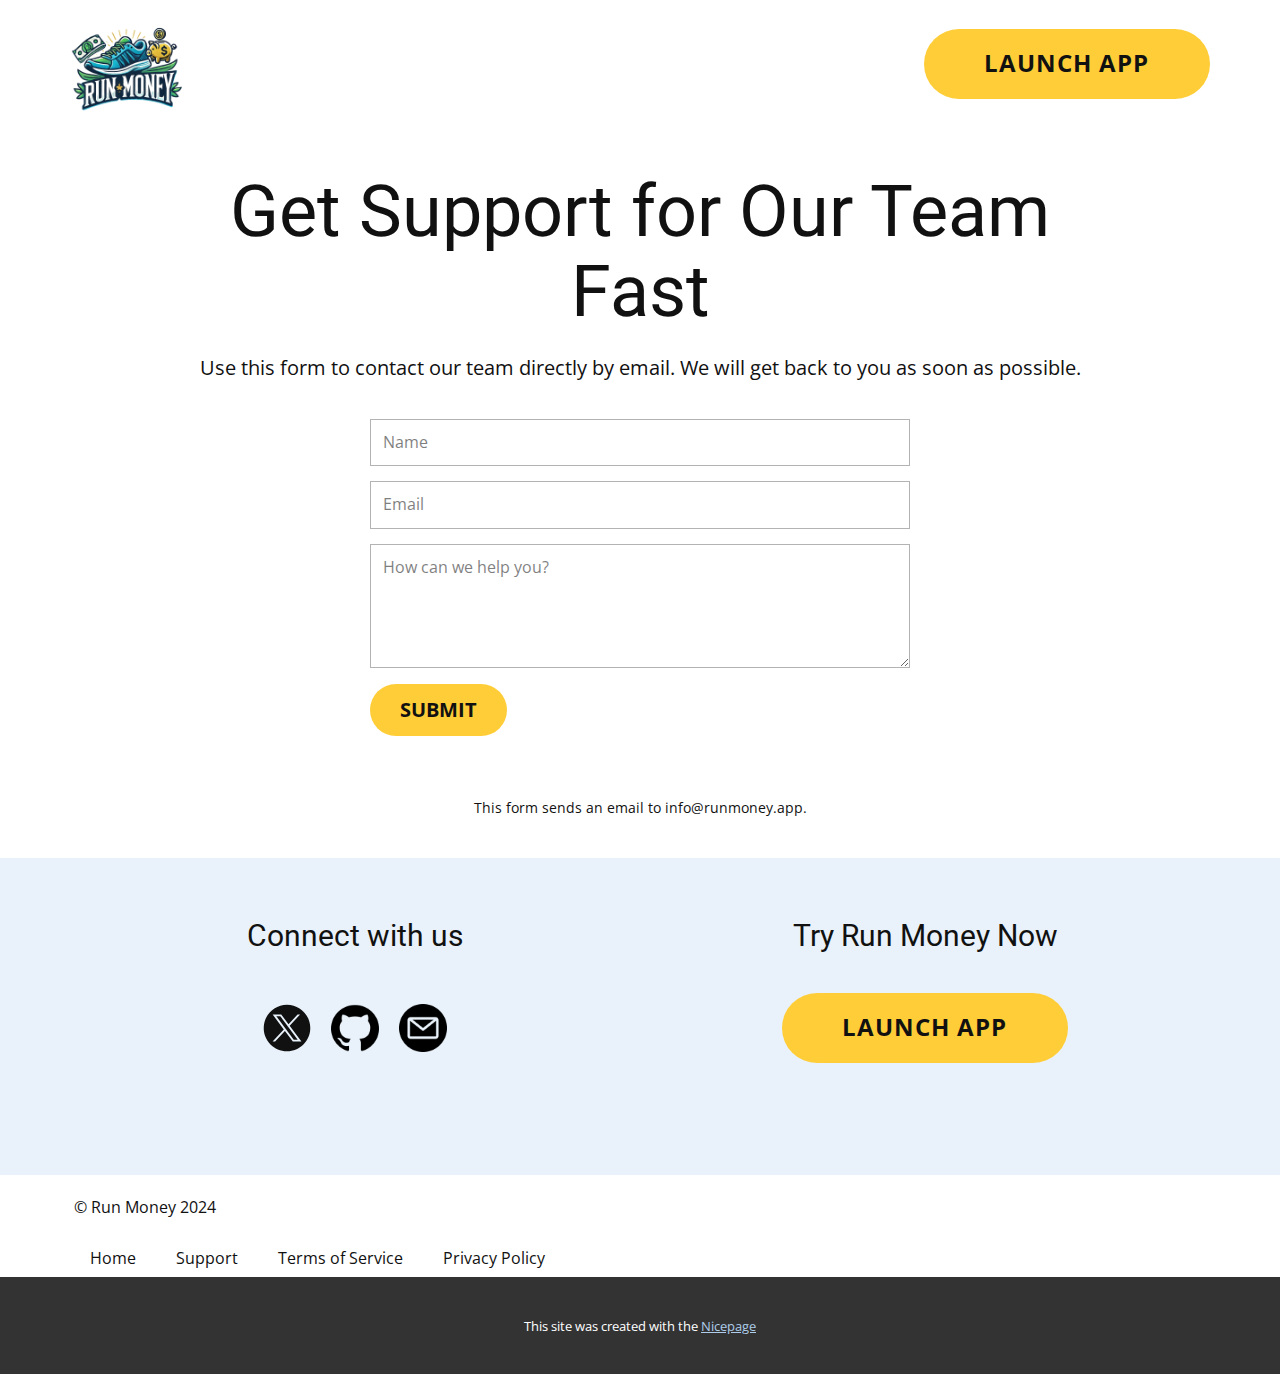
<file: Support.html>
<!DOCTYPE html>
<html style="font-size: 16px;" lang="en"><head>
    <meta name="viewport" content="width=device-width, initial-scale=1.0">
    <meta charset="utf-8">
    <meta name="keywords" content="">
    <meta name="description" content="Run Money is a dynamic savings platform designed for running enthusiasts who seek to merge their fitness goals with financial savings. Our community-driven initiative connects runners worldwide, promoting both physical activity and financial well-being.">
    <title>Run Money encourages healthy fitness and finance habits</title>
    <link rel="stylesheet" href="nicepage.css" media="screen">
<link rel="stylesheet" href="Support.css" media="screen">
    <script class="u-script" type="text/javascript" src="jquery-1.9.1.min.js" defer=""></script>
    <script class="u-script" type="text/javascript" src="nicepage.js" defer=""></script>
    <meta name="generator" content="Nicepage 6.14.5, nicepage.com">
    <meta name="referrer" content="origin">
    <link id="u-theme-google-font" rel="stylesheet" href="https://fonts.googleapis.com/css?family=Roboto:100,100i,300,300i,400,400i,500,500i,700,700i,900,900i|Open+Sans:300,300i,400,400i,500,500i,600,600i,700,700i,800,800i">
    
    
    
    
    <script type="application/ld+json">{
		"@context": "http://schema.org",
		"@type": "Organization",
		"name": "Run Money",
		"logo": "images/DALL_E_2024-06-28_19.25.55_-_Create_a_logo_for_a_Philadelphia_running_club_called__Run_Money__which_merges_a_savings_account_with_a_running_club__making_it_social_and_improving_fi-removebg-preview.png"
}</script>
    <meta name="theme-color" content="#478ac9">
    <meta property="og:title" content="Run Money encourages healthy fitness and finance habits">
    <meta property="og:description" content="Run Money is a dynamic savings platform designed for running enthusiasts who seek to merge their fitness goals with financial savings. Our community-driven initiative connects runners worldwide, promoting both physical activity and financial well-being.">
    <meta property="og:type" content="website">
  <meta data-intl-tel-input-cdn-path="intlTelInput/"></head>
  <body data-path-to-root="./" data-include-products="false" class="u-body u-xl-mode" data-lang="en"><header class="u-clearfix u-header u-white u-header" id="sec-e939"><div class="u-clearfix u-sheet u-sheet-1">
        <a href="#" class="u-image u-logo u-image-1" data-image-width="500" data-image-height="500">
          <img src="images/DALL_E_2024-06-28_19.25.55_-_Create_a_logo_for_a_Philadelphia_running_club_called__Run_Money__which_merges_a_savings_account_with_a_running_club__making_it_social_and_improving_fi-removebg-preview.png" class="u-logo-image u-logo-image-1">
        </a>
        <a href="https://runmoney.vercel.app" class="u-active-black u-align-left u-border-none u-btn u-btn-round u-button-style u-custom-color-4 u-hover-black u-radius-50 u-btn-1" target="_blank">LAUNCH APP </a>
      </div></header>
    <section class="u-align-center u-clearfix u-section-1" id="sec-a9f5">
      <div class="u-clearfix u-sheet u-sheet-1">
        <h1 class="u-text u-text-default u-title u-text-1">Get Support for Our Team Fast </h1>
        <p class="u-large-text u-text u-text-default u-text-variant u-text-2">Use this form to contact our team directly by email. We will get back to you as soon as possible.<br>
        </p>
        <div class="u-form u-form-1">
          <form action="https://forms.nicepagesrv.com/v2/form/process" class="u-clearfix u-form-spacing-15 u-form-vertical u-inner-form" style="padding: 15px;" source="email" name="form">
            <div class="u-form-group u-form-name u-label-none">
              <label for="name-6797" class="u-label">Name</label>
              <input type="text" placeholder="Name" id="name-6797" name="name" class="u-input u-input-rectangle" required="">
            </div>
            <div class="u-form-email u-form-group u-label-none">
              <label for="email-6797" class="u-label">Email</label>
              <input type="email" placeholder="Email" id="email-6797" name="email" class="u-input u-input-rectangle" required="">
            </div>
            <div class="u-form-group u-form-message u-label-none">
              <label for="message-6797" class="u-label">Address</label>
              <textarea placeholder="How can we help you?" rows="4" cols="50" id="message-6797" name="message" class="u-input u-input-rectangle" required=""></textarea>
            </div>
            <div class="u-align-left u-form-group u-form-submit">
              <a href="#" class="u-border-none u-btn u-btn-round u-btn-submit u-button-style u-custom-color-4 u-hover-black u-radius u-btn-1">Submit</a>
              <input type="submit" value="submit" class="u-form-control-hidden">
            </div>
            <div class="u-form-send-message u-form-send-success">Thank you! Your message has been sent. We will get back to you quickly.</div>
            <div class="u-form-send-error u-form-send-message">Unable to send your message. Please fix errors then try again.</div>
            <input type="hidden" value="" name="recaptchaResponse">
            <input type="hidden" name="formServices" value="15c5a0fc-cb50-8b61-91a0-b43f3bbdbd67">
          </form>
        </div>
        <p class="u-small-text u-text u-text-default u-text-variant u-text-3">This form sends an email to info@runmoney.app.</p>
      </div>
    </section>
    <section class="u-align-center u-clearfix u-palette-1-light-3 u-section-2" id="sec-3ef3">
      <div class="u-clearfix u-sheet u-valign-middle u-sheet-1">
        <div class="data-layout-selected u-clearfix u-expanded-width u-layout-wrap u-layout-wrap-1">
          <div class="u-layout">
            <div class="u-layout-row">
              <div class="u-align-left u-container-align-center u-container-style u-layout-cell u-left-cell u-size-30 u-layout-cell-1">
                <div class="u-container-layout u-valign-top u-container-layout-1">
                  <h3 class="u-text u-text-default u-text-1">Connect with us</h3>
                  <div class="u-social-icons u-spacing-20 u-social-icons-1">
                    <a class="u-social-url" title="twitter" target="_blank" href="https://twitter.com/runmoney_app"><span class="u-icon u-social-icon u-social-twitter u-icon-1"><svg class="u-svg-link" preserveAspectRatio="xMidYMin slice" viewBox="0 0 1200 1200" style=""><use xmlns:xlink="http://www.w3.org/1999/xlink" xlink:href="#svg-a06d"></use></svg><svg class="u-svg-content" viewBox="0 0 1200 1200" x="0px" y="0px" id="svg-a06d" style="enable-background:new 0 0 1200 1200;"><g><polygon points="334.1,309.2 769.1,890.8 867.6,890.8 432.6,309.2 	"></polygon><path d="M600,18C278.6,18,18,278.6,18,600s260.6,582,582,582s582-260.6,582-582S921.4,18,600,18z M745.9,937.2l-198-264.8
		L302.7,937.2h-63l279.9-302.4l-278.2-372h214.4l182.4,243.8L864,262.8h63L666.4,544.3l293.8,392.9H745.9z"></path>
</g></svg></span>
                    </a>
                    <a class="u-social-url" title="instagram" target="_blank" href="https://github.com/Run-Money"><span class="u-file-icon u-icon u-social-icon u-social-instagram u-icon-2"><img src="images/2111432-5.png" alt=""></span>
                    </a>
                    <a class="u-social-url" target="_blank" data-type="Custom" title="email" href="mailto:info@runmoney.app?subject=Run%20Money&amp;cc=mike%40mikeghen.com"><span class="u-file-icon u-icon u-social-custom u-social-icon u-icon-3"><img src="images/3178158.png" alt=""></span>
                    </a>
                  </div>
                </div>
              </div>
              <div class="u-align-center u-container-style u-layout-cell u-right-cell u-size-30 u-layout-cell-2">
                <div class="u-container-layout u-valign-top u-container-layout-2">
                  <h3 class="u-align-center u-text u-text-default u-text-2">Try Run Money Now</h3>
                  <a href="https://runmoney.vercel.app/" class="u-active-black u-align-left u-border-none u-btn u-btn-round u-button-style u-custom-color-4 u-hover-black u-radius-50 u-btn-1" target="_blank">LAUNCH APP</a>
                </div>
              </div>
            </div>
          </div>
        </div>
      </div>
    </section>
    
    
    
    <footer class="u-align-center u-clearfix u-footer u-white u-footer" id="sec-232a"><div class="u-clearfix u-sheet u-sheet-1">
        <p class="u-text u-text-default u-text-1">&nbsp;© Run Money 2024</p>
        <nav class="u-align-left u-menu u-menu-one-level u-offcanvas u-menu-1">
          <div class="menu-collapse">
            <a class="u-button-style u-nav-link" href="#">
              <svg class="u-svg-link" viewBox="0 0 24 24"><use xlink:href="#svg-6d3d"></use></svg>
              <svg class="u-svg-content" version="1.1" id="svg-6d3d" viewBox="0 0 16 16" x="0px" y="0px" xmlns:xlink="http://www.w3.org/1999/xlink" xmlns="http://www.w3.org/2000/svg"><g><rect y="1" width="16" height="2"></rect><rect y="7" width="16" height="2"></rect><rect y="13" width="16" height="2"></rect>
</g></svg>
            </a>
          </div>
          <div class="u-custom-menu u-nav-container">
            <ul class="u-nav u-unstyled"><li class="u-nav-item"><a class="u-button-style u-nav-link" href="./">Home</a>
</li><li class="u-nav-item"><a class="u-button-style u-nav-link" href="Support.html">Support</a>
</li><li class="u-nav-item"><a class="u-button-style u-nav-link" href="https://runmoney.vercel.app/terms">Terms of Service</a>
</li><li class="u-nav-item"><a class="u-button-style u-nav-link" href="https://runmoney.vercel.app/privacy">Privacy Policy</a>
</li></ul>
          </div>
          <div class="u-custom-menu u-nav-container-collapse">
            <div class="u-black u-container-style u-inner-container-layout u-opacity u-opacity-95 u-sidenav">
              <div class="u-inner-container-layout u-sidenav-overflow">
                <div class="u-menu-close"></div>
                <ul class="u-align-center u-nav u-popupmenu-items u-unstyled u-nav-2"><li class="u-nav-item"><a class="u-button-style u-nav-link" href="./">Home</a>
</li><li class="u-nav-item"><a class="u-button-style u-nav-link" href="Support.html">Support</a>
</li><li class="u-nav-item"><a class="u-button-style u-nav-link" href="https://runmoney.vercel.app/terms">Terms of Service</a>
</li><li class="u-nav-item"><a class="u-button-style u-nav-link" href="https://runmoney.vercel.app/privacy">Privacy Policy</a>
</li></ul>
              </div>
            </div>
            <div class="u-black u-menu-overlay u-opacity u-opacity-70"></div>
          </div>
        </nav>
      </div></footer>
    <section class="u-backlink u-clearfix u-grey-80">
      <p class="u-text">
        <span>This site was created with the </span>
        <a class="u-link" href="https://nicepage.com/" target="_blank" rel="nofollow">
          <span>Nicepage</span>
        </a>
      </p>
    </section>
  
</body></html>
</file>
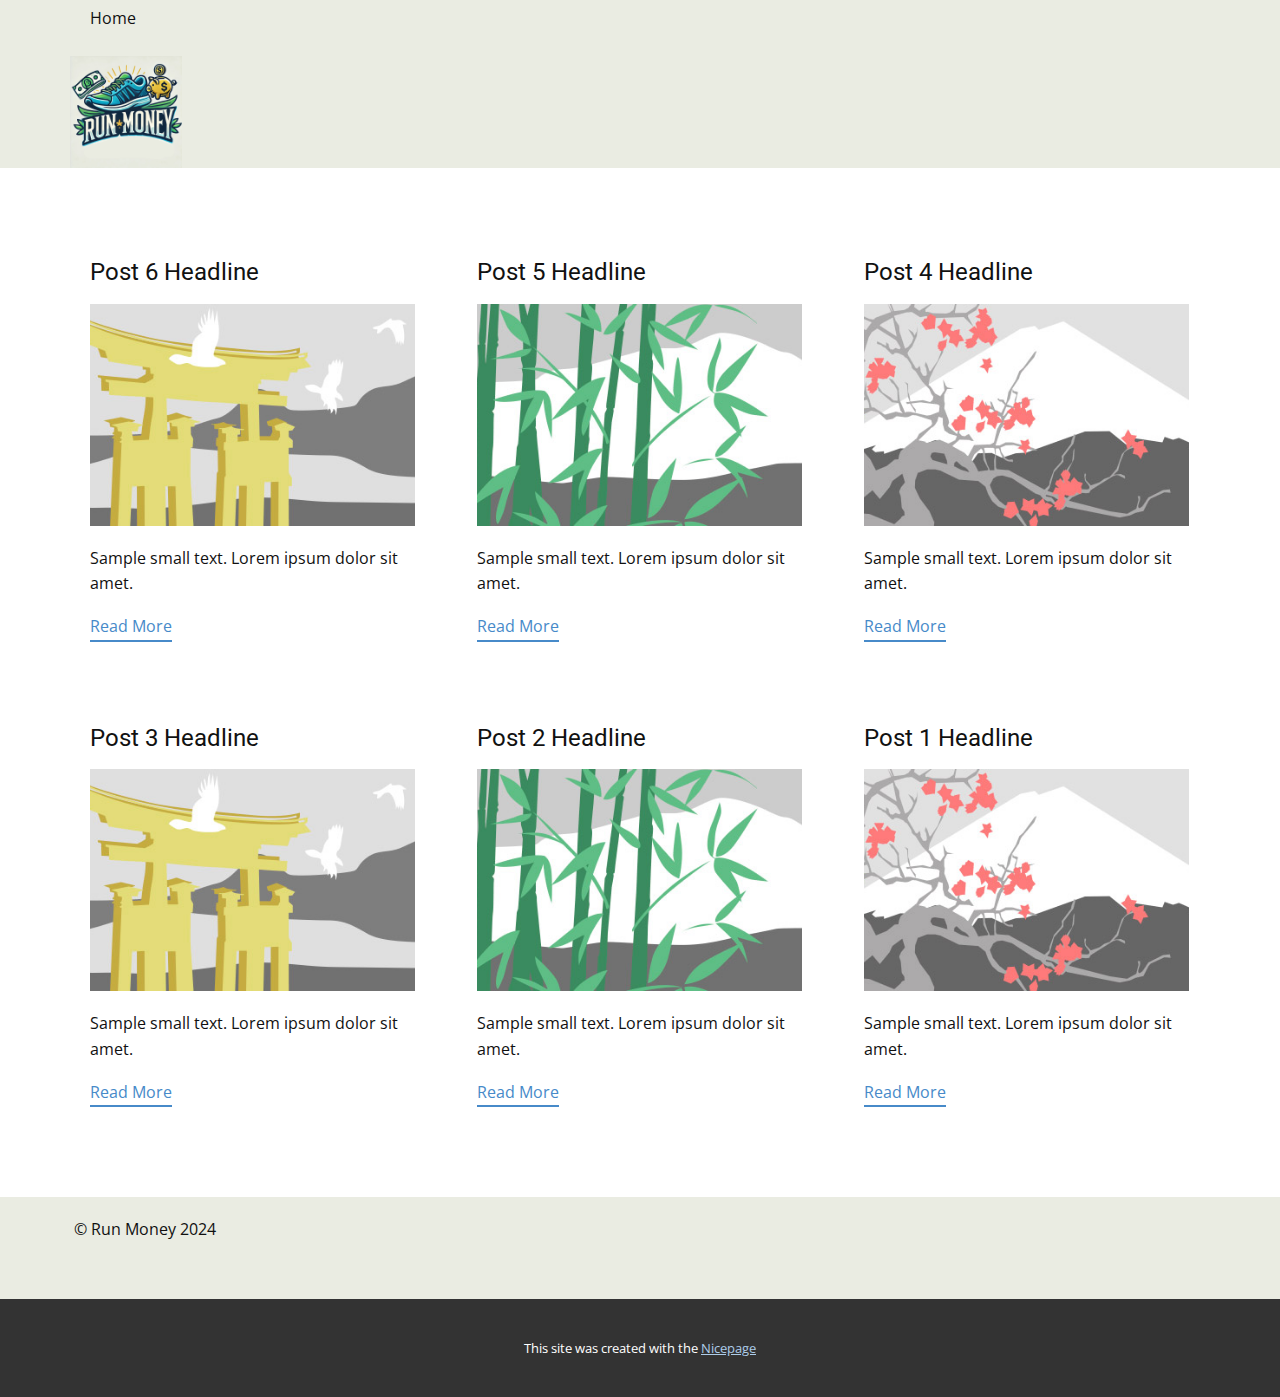
<file: blog/blog.html>
<!DOCTYPE html>
<html style="font-size: 16px;" lang="en"><head>
    <meta name="viewport" content="width=device-width, initial-scale=1.0">
    <meta charset="utf-8">
    <meta name="keywords" content="">
    <meta name="description" content="">
    <title>Blog</title>
    <link rel="stylesheet" href="../nicepage.css" media="screen">
<link rel="stylesheet" href="../Blog-Template.css" media="screen">
    <script class="u-script" type="text/javascript" src="../jquery.js" defer=""></script>
    <script class="u-script" type="text/javascript" src="../nicepage.js" defer=""></script>
    <meta name="generator" content="Nicepage 6.13.8, nicepage.com">
    <link id="u-theme-google-font" rel="stylesheet" href="https://fonts.googleapis.com/css?family=Roboto:100,100i,300,300i,400,400i,500,500i,700,700i,900,900i|Open+Sans:300,300i,400,400i,500,500i,600,600i,700,700i,800,800i">
    
    
    
    <script type="application/ld+json">{
		"@context": "http://schema.org",
		"@type": "Organization",
		"name": "Run Money",
		"logo": "images/DALLE2024-06-2819.25.55-CreatealogoforaPhiladelphiarunningclubcalledRunMoneywhichmergesasavingsaccountwitharunningclubmakingitsocialandimprovingfi.jpg"
}</script>
    <meta name="theme-color" content="#478ac9">
  <meta data-intl-tel-input-cdn-path="intlTelInput/"></head>
  <body data-path-to-root="./" data-include-products="false" class="u-body u-xl-mode" data-lang="en"><header class="u-clearfix u-custom-color-5 u-header u-header" id="sec-e939"><div class="u-clearfix u-sheet u-sheet-1">
        <nav class="u-menu u-menu-one-level u-offcanvas u-menu-1">
          <div class="menu-collapse" style="font-weight: 700; font-size: 1.5rem;">
            <a class="u-button-style u-custom-active-color u-custom-color u-custom-text-active-color u-custom-text-color u-nav-link" href="#" style="padding: 12px; font-size: calc(1em + 24px);">
              <svg class="u-svg-link" viewBox="0 0 24 24"><use xlink:href="#svg-3e85"></use></svg>
              <svg class="u-svg-content" version="1.1" id="svg-3e85" viewBox="0 0 16 16" x="0px" y="0px" xmlns:xlink="http://www.w3.org/1999/xlink" xmlns="http://www.w3.org/2000/svg"><g><rect y="1" width="16" height="2"></rect><rect y="7" width="16" height="2"></rect><rect y="13" width="16" height="2"></rect>
</g></svg>
            </a>
          </div>
          <div class="u-custom-menu u-nav-container">
            <ul class="u-nav u-unstyled u-nav-1"><li class="u-nav-item"><a class="u-button-style u-nav-link u-text-active-custom-color-3" href="../Home.html" style="padding-right: 1px;">Home</a>
</li></ul>
          </div>
          <div class="u-custom-menu u-nav-container-collapse">
            <div class="u-black u-container-style u-inner-container-layout u-opacity u-opacity-95 u-sidenav">
              <div class="u-inner-container-layout u-sidenav-overflow">
                <div class="u-menu-close"></div>
                <ul class="u-align-center u-nav u-popupmenu-items u-unstyled u-nav-2"><li class="u-nav-item"><a class="u-button-style u-nav-link" href="../Home.html">Home</a>
</li></ul>
              </div>
            </div>
            <div class="u-black u-menu-overlay u-opacity u-opacity-70"></div>
          </div>
        </nav>
        <a href="#" class="u-image u-logo u-image-1" data-image-width="1024" data-image-height="1024">
          <img src="../images/DALLE2024-06-2819.25.55-CreatealogoforaPhiladelphiarunningclubcalledRunMoneywhichmergesasavingsaccountwitharunningclubmakingitsocialandimprovingfi.jpg" class="u-logo-image u-logo-image-1">
        </a>
      </div></header>
    <section class="u-clearfix u-section-1" id="sec-4b06">
      <div class="u-clearfix u-sheet u-valign-middle u-sheet-1"><!--blog--><!--blog_options_json--><!--{"type":"Recent","source":"","tags":"","count":""}--><!--/blog_options_json-->
        <div class="u-blog u-expanded-width u-repeater u-repeater-1"><!--blog_post-->
          <div class="u-blog-post u-container-style u-repeater-item u-white u-repeater-item-1">
            <div class="u-container-layout u-similar-container u-valign-top u-container-layout-1"><!--blog_post_header-->
              <h4 class="u-blog-control u-text u-text-1">
                <a class="u-post-header-link" href="../blog/post-5.html">Post 6 Headline</a>
              </h4><!--/blog_post_header--><!--blog_post_image-->
              <a class="u-post-header-link" href="../blog/post-5.html"><img alt="" class="u-blog-control u-expanded-width u-image u-image-default u-image-1" src="../images/8ad73f3c.jpeg"></a><!--/blog_post_image--><!--blog_post_content-->
              <div class="u-blog-control u-post-content u-text u-text-2 fr-view">Sample small text. Lorem ipsum dolor sit amet.</div><!--/blog_post_content--><!--blog_post_readmore-->
              <a href="../blog/post-5.html" class="u-blog-control u-border-2 u-border-palette-1-base u-btn u-btn-rectangle u-button-style u-none u-btn-1"><!--blog_post_readmore_content--><!--options_json--><!--{"content":"","defaultValue":"Read More"}--><!--/options_json-->Read More<!--/blog_post_readmore_content--></a><!--/blog_post_readmore-->
            </div>
          </div><div class="u-blog-post u-container-style u-repeater-item u-video-cover u-white">
            <div class="u-container-layout u-similar-container u-valign-top u-container-layout-2"><!--blog_post_header-->
              <h4 class="u-blog-control u-text u-text-3">
                <a class="u-post-header-link" href="../blog/post-4.html">Post 5 Headline</a>
              </h4><!--/blog_post_header--><!--blog_post_image-->
              <a class="u-post-header-link" href="../blog/post-4.html"><img alt="" class="u-blog-control u-expanded-width u-image u-image-default u-image-2" src="../images/68f64b9d.jpeg"></a><!--/blog_post_image--><!--blog_post_content-->
              <div class="u-blog-control u-post-content u-text u-text-4 fr-view">Sample small text. Lorem ipsum dolor sit amet.</div><!--/blog_post_content--><!--blog_post_readmore-->
              <a href="../blog/post-4.html" class="u-blog-control u-border-2 u-border-palette-1-base u-btn u-btn-rectangle u-button-style u-none u-btn-2"><!--blog_post_readmore_content--><!--options_json--><!--{"content":"","defaultValue":"Read More"}--><!--/options_json-->Read More<!--/blog_post_readmore_content--></a><!--/blog_post_readmore-->
            </div>
          </div><div class="u-blog-post u-container-style u-repeater-item u-video-cover u-white">
            <div class="u-container-layout u-similar-container u-valign-top u-container-layout-3"><!--blog_post_header-->
              <h4 class="u-blog-control u-text u-text-5">
                <a class="u-post-header-link" href="../blog/post-3.html">Post 4 Headline</a>
              </h4><!--/blog_post_header--><!--blog_post_image-->
              <a class="u-post-header-link" href="../blog/post-3.html"><img alt="" class="u-blog-control u-expanded-width u-image u-image-default u-image-3" src="../images/0fd3416c.jpeg"></a><!--/blog_post_image--><!--blog_post_content-->
              <div class="u-blog-control u-post-content u-text u-text-6 fr-view">Sample small text. Lorem ipsum dolor sit amet.</div><!--/blog_post_content--><!--blog_post_readmore-->
              <a href="../blog/post-3.html" class="u-blog-control u-border-2 u-border-palette-1-base u-btn u-btn-rectangle u-button-style u-none u-btn-3"><!--blog_post_readmore_content--><!--options_json--><!--{"content":"","defaultValue":"Read More"}--><!--/options_json-->Read More<!--/blog_post_readmore_content--></a><!--/blog_post_readmore-->
            </div>
          </div><div class="u-blog-post u-container-style u-repeater-item u-white u-repeater-item-1">
            <div class="u-container-layout u-similar-container u-valign-top u-container-layout-1"><!--blog_post_header-->
              <h4 class="u-blog-control u-text u-text-1">
                <a class="u-post-header-link" href="../blog/post-2.html">Post 3 Headline</a>
              </h4><!--/blog_post_header--><!--blog_post_image-->
              <a class="u-post-header-link" href="../blog/post-2.html"><img alt="" class="u-blog-control u-expanded-width u-image u-image-default u-image-1" src="../images/8ad73f3c.jpeg"></a><!--/blog_post_image--><!--blog_post_content-->
              <div class="u-blog-control u-post-content u-text u-text-2 fr-view">Sample small text. Lorem ipsum dolor sit amet.</div><!--/blog_post_content--><!--blog_post_readmore-->
              <a href="../blog/post-2.html" class="u-blog-control u-border-2 u-border-palette-1-base u-btn u-btn-rectangle u-button-style u-none u-btn-1"><!--blog_post_readmore_content--><!--options_json--><!--{"content":"","defaultValue":"Read More"}--><!--/options_json-->Read More<!--/blog_post_readmore_content--></a><!--/blog_post_readmore-->
            </div>
          </div><div class="u-blog-post u-container-style u-repeater-item u-video-cover u-white">
            <div class="u-container-layout u-similar-container u-valign-top u-container-layout-2"><!--blog_post_header-->
              <h4 class="u-blog-control u-text u-text-3">
                <a class="u-post-header-link" href="../blog/post-1.html">Post 2 Headline</a>
              </h4><!--/blog_post_header--><!--blog_post_image-->
              <a class="u-post-header-link" href="../blog/post-1.html"><img alt="" class="u-blog-control u-expanded-width u-image u-image-default u-image-2" src="../images/68f64b9d.jpeg"></a><!--/blog_post_image--><!--blog_post_content-->
              <div class="u-blog-control u-post-content u-text u-text-4 fr-view">Sample small text. Lorem ipsum dolor sit amet.</div><!--/blog_post_content--><!--blog_post_readmore-->
              <a href="../blog/post-1.html" class="u-blog-control u-border-2 u-border-palette-1-base u-btn u-btn-rectangle u-button-style u-none u-btn-2"><!--blog_post_readmore_content--><!--options_json--><!--{"content":"","defaultValue":"Read More"}--><!--/options_json-->Read More<!--/blog_post_readmore_content--></a><!--/blog_post_readmore-->
            </div>
          </div><div class="u-blog-post u-container-style u-repeater-item u-video-cover u-white">
            <div class="u-container-layout u-similar-container u-valign-top u-container-layout-3"><!--blog_post_header-->
              <h4 class="u-blog-control u-text u-text-5">
                <a class="u-post-header-link" href="../blog/post.html">Post 1 Headline</a>
              </h4><!--/blog_post_header--><!--blog_post_image-->
              <a class="u-post-header-link" href="../blog/post.html"><img alt="" class="u-blog-control u-expanded-width u-image u-image-default u-image-3" src="../images/0fd3416c.jpeg"></a><!--/blog_post_image--><!--blog_post_content-->
              <div class="u-blog-control u-post-content u-text u-text-6 fr-view">Sample small text. Lorem ipsum dolor sit amet.</div><!--/blog_post_content--><!--blog_post_readmore-->
              <a href="../blog/post.html" class="u-blog-control u-border-2 u-border-palette-1-base u-btn u-btn-rectangle u-button-style u-none u-btn-3"><!--blog_post_readmore_content--><!--options_json--><!--{"content":"","defaultValue":"Read More"}--><!--/options_json-->Read More<!--/blog_post_readmore_content--></a><!--/blog_post_readmore-->
            </div>
          </div><!--/blog_post--><!--blog_post-->
          <!--/blog_post--><!--blog_post-->
          <!--/blog_post-->
        </div><!--/blog-->
      </div>
    </section>
    
    
    
    <footer class="u-align-center u-clearfix u-custom-color-5 u-footer u-footer" id="sec-232a"><div class="u-clearfix u-sheet u-sheet-1">
        <p class="u-text u-text-default u-text-1">&nbsp;© Run Money 2024</p>
      </div></footer>
    <section class="u-backlink u-clearfix u-grey-80">
      <p class="u-text">
        <span>This site was created with the </span>
        <a class="u-link" href="https://nicepage.com/" target="_blank" rel="nofollow">
          <span>Nicepage</span>
        </a>
      </p>
    </section>
  
</body></html>
</file>
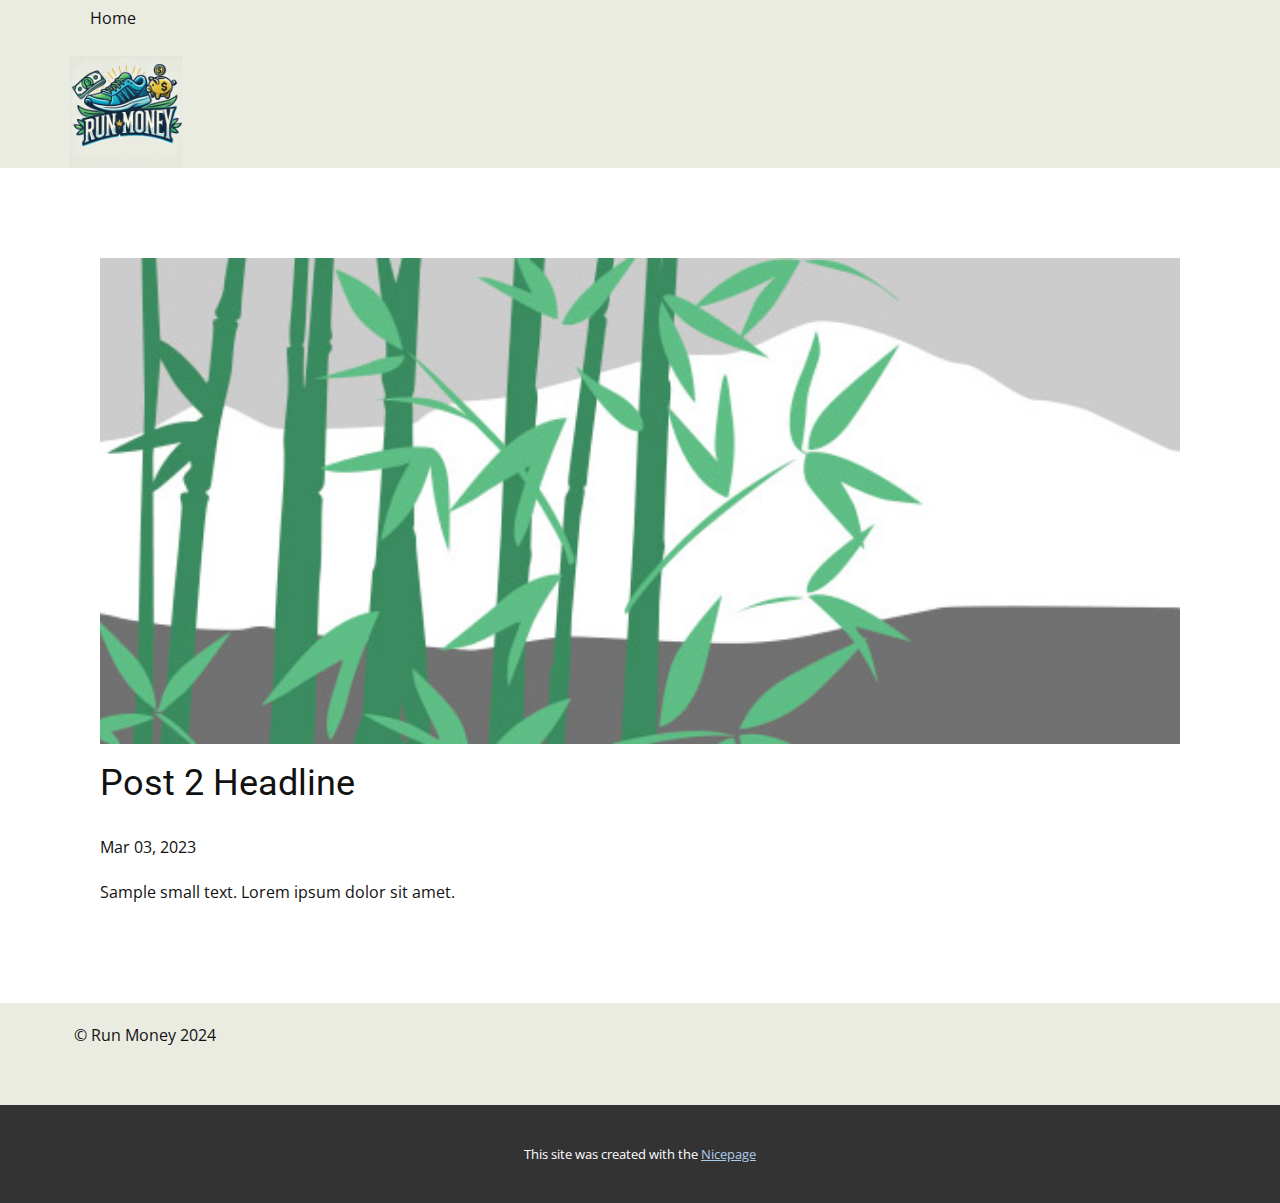
<file: blog/post-1.html>
<!DOCTYPE html>
<html style="font-size: 16px;" lang="en"><head>
    <meta name="viewport" content="width=device-width, initial-scale=1.0">
    <meta charset="utf-8">
    <meta name="keywords" content="Post 1 Headline">
    <meta name="description" content="">
    <title>Post 2 Headline</title>
    <link rel="stylesheet" href="../nicepage.css" media="screen">
<link rel="stylesheet" href="../Post-Template.css" media="screen">
    <script class="u-script" type="text/javascript" src="../jquery.js" defer=""></script>
    <script class="u-script" type="text/javascript" src="../nicepage.js" defer=""></script>
    <meta name="generator" content="Nicepage 6.13.8, nicepage.com">
    <link id="u-theme-google-font" rel="stylesheet" href="https://fonts.googleapis.com/css?family=Roboto:100,100i,300,300i,400,400i,500,500i,700,700i,900,900i|Open+Sans:300,300i,400,400i,500,500i,600,600i,700,700i,800,800i">
    
    
    
    <script type="application/ld+json">{
		"@context": "http://schema.org",
		"@type": "Organization",
		"name": "Run Money",
		"logo": "images/DALLE2024-06-2819.25.55-CreatealogoforaPhiladelphiarunningclubcalledRunMoneywhichmergesasavingsaccountwitharunningclubmakingitsocialandimprovingfi.jpg"
}</script>
    <meta name="theme-color" content="#478ac9">
  <meta data-intl-tel-input-cdn-path="intlTelInput/"></head>
  <body data-path-to-root="./" data-include-products="false" class="u-body u-xl-mode" data-lang="en"><header class="u-clearfix u-custom-color-5 u-header u-header" id="sec-e939"><div class="u-clearfix u-sheet u-sheet-1">
        <nav class="u-menu u-menu-one-level u-offcanvas u-menu-1">
          <div class="menu-collapse" style="font-weight: 700; font-size: 1.5rem;">
            <a class="u-button-style u-custom-active-color u-custom-color u-custom-text-active-color u-custom-text-color u-nav-link" href="#" style="padding: 12px; font-size: calc(1em + 24px);">
              <svg class="u-svg-link" viewBox="0 0 24 24"><use xlink:href="#svg-3e85"></use></svg>
              <svg class="u-svg-content" version="1.1" id="svg-3e85" viewBox="0 0 16 16" x="0px" y="0px" xmlns:xlink="http://www.w3.org/1999/xlink" xmlns="http://www.w3.org/2000/svg"><g><rect y="1" width="16" height="2"></rect><rect y="7" width="16" height="2"></rect><rect y="13" width="16" height="2"></rect>
</g></svg>
            </a>
          </div>
          <div class="u-custom-menu u-nav-container">
            <ul class="u-nav u-unstyled u-nav-1"><li class="u-nav-item"><a class="u-button-style u-nav-link u-text-active-custom-color-3" href="../Home.html" style="padding-right: 1px;">Home</a>
</li></ul>
          </div>
          <div class="u-custom-menu u-nav-container-collapse">
            <div class="u-black u-container-style u-inner-container-layout u-opacity u-opacity-95 u-sidenav">
              <div class="u-inner-container-layout u-sidenav-overflow">
                <div class="u-menu-close"></div>
                <ul class="u-align-center u-nav u-popupmenu-items u-unstyled u-nav-2"><li class="u-nav-item"><a class="u-button-style u-nav-link" href="../Home.html">Home</a>
</li></ul>
              </div>
            </div>
            <div class="u-black u-menu-overlay u-opacity u-opacity-70"></div>
          </div>
        </nav>
        <a href="#" class="u-image u-logo u-image-1" data-image-width="1024" data-image-height="1024">
          <img src="../images/DALLE2024-06-2819.25.55-CreatealogoforaPhiladelphiarunningclubcalledRunMoneywhichmergesasavingsaccountwitharunningclubmakingitsocialandimprovingfi.jpg" class="u-logo-image u-logo-image-1">
        </a>
      </div></header>
    <section class="u-align-center u-clearfix u-section-1" id="sec-5502">
      <div class="u-clearfix u-sheet u-valign-middle-md u-valign-middle-sm u-valign-middle-xs u-sheet-1"><!--post_details--><!--post_details_options_json--><!--{"source":""}--><!--/post_details_options_json--><!--blog_post-->
        <div class="u-container-style u-expanded-width u-post-details u-post-details-1">
          <div class="u-container-layout u-valign-middle u-container-layout-1"><!--blog_post_image-->
            <img alt="" class="u-blog-control u-expanded-width u-image u-image-default u-image-1" src="../images/68f64b9d.jpeg"><!--/blog_post_image--><!--blog_post_header-->
            <h2 class="u-blog-control u-text u-text-1">Post 2 Headline</h2><!--/blog_post_header--><!--blog_post_metadata-->
            <div class="u-blog-control u-metadata u-metadata-1"><!--blog_post_metadata_date-->
              <span class="u-meta-date u-meta-icon">Mar 03, 2023</span><!--/blog_post_metadata_date--><!--blog_post_metadata_category-->
              <!--/blog_post_metadata_category--><!--blog_post_metadata_comments-->
              <!--/blog_post_metadata_comments-->
            </div><!--/blog_post_metadata--><!--blog_post_content-->
            <div class="u-align-justify u-blog-control u-post-content u-text u-text-2 fr-view">
  Sample small text. Lorem ipsum dolor sit amet.
  </div><!--/blog_post_content-->
          </div>
        </div><!--/blog_post--><!--/post_details-->
      </div>
    </section>
    
    
    
    <footer class="u-align-center u-clearfix u-custom-color-5 u-footer u-footer" id="sec-232a"><div class="u-clearfix u-sheet u-sheet-1">
        <p class="u-text u-text-default u-text-1">&nbsp;© Run Money 2024</p>
      </div></footer>
    <section class="u-backlink u-clearfix u-grey-80">
      <p class="u-text">
        <span>This site was created with the </span>
        <a class="u-link" href="https://nicepage.com/" target="_blank" rel="nofollow">
          <span>Nicepage</span>
        </a>
      </p>
    </section>
  
</body></html>
</file>
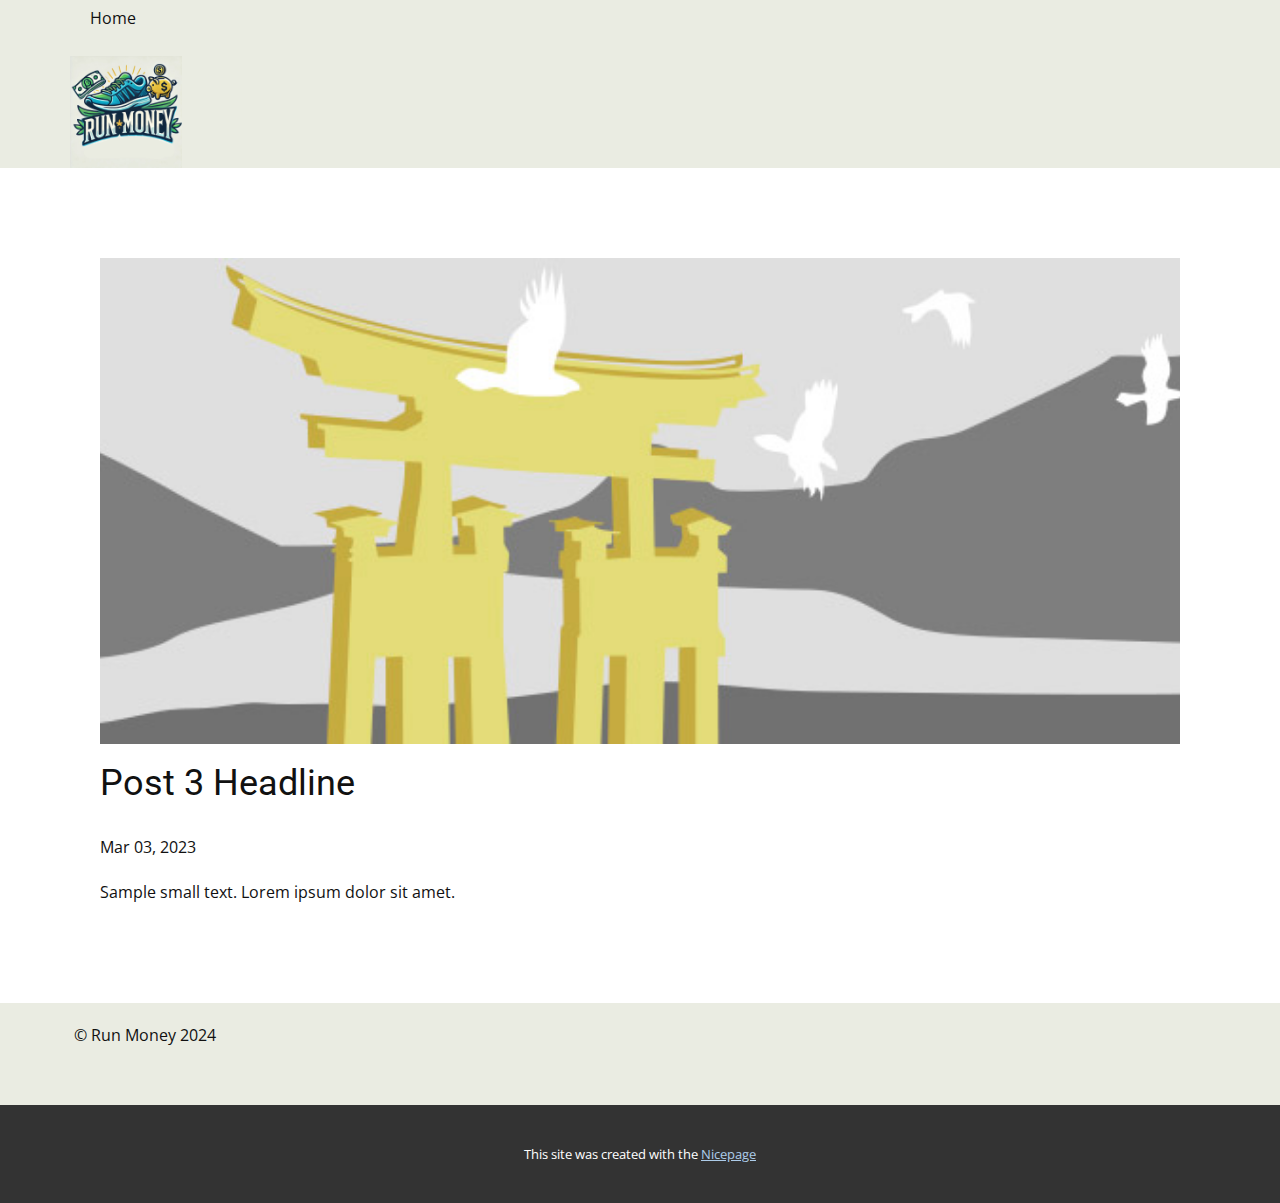
<file: blog/post-2.html>
<!DOCTYPE html>
<html style="font-size: 16px;" lang="en"><head>
    <meta name="viewport" content="width=device-width, initial-scale=1.0">
    <meta charset="utf-8">
    <meta name="keywords" content="Post 1 Headline">
    <meta name="description" content="">
    <title>Post 3 Headline</title>
    <link rel="stylesheet" href="../nicepage.css" media="screen">
<link rel="stylesheet" href="../Post-Template.css" media="screen">
    <script class="u-script" type="text/javascript" src="../jquery.js" defer=""></script>
    <script class="u-script" type="text/javascript" src="../nicepage.js" defer=""></script>
    <meta name="generator" content="Nicepage 6.13.8, nicepage.com">
    <link id="u-theme-google-font" rel="stylesheet" href="https://fonts.googleapis.com/css?family=Roboto:100,100i,300,300i,400,400i,500,500i,700,700i,900,900i|Open+Sans:300,300i,400,400i,500,500i,600,600i,700,700i,800,800i">
    
    
    
    <script type="application/ld+json">{
		"@context": "http://schema.org",
		"@type": "Organization",
		"name": "Run Money",
		"logo": "images/DALLE2024-06-2819.25.55-CreatealogoforaPhiladelphiarunningclubcalledRunMoneywhichmergesasavingsaccountwitharunningclubmakingitsocialandimprovingfi.jpg"
}</script>
    <meta name="theme-color" content="#478ac9">
  <meta data-intl-tel-input-cdn-path="intlTelInput/"></head>
  <body data-path-to-root="./" data-include-products="false" class="u-body u-xl-mode" data-lang="en"><header class="u-clearfix u-custom-color-5 u-header u-header" id="sec-e939"><div class="u-clearfix u-sheet u-sheet-1">
        <nav class="u-menu u-menu-one-level u-offcanvas u-menu-1">
          <div class="menu-collapse" style="font-weight: 700; font-size: 1.5rem;">
            <a class="u-button-style u-custom-active-color u-custom-color u-custom-text-active-color u-custom-text-color u-nav-link" href="#" style="padding: 12px; font-size: calc(1em + 24px);">
              <svg class="u-svg-link" viewBox="0 0 24 24"><use xlink:href="#svg-3e85"></use></svg>
              <svg class="u-svg-content" version="1.1" id="svg-3e85" viewBox="0 0 16 16" x="0px" y="0px" xmlns:xlink="http://www.w3.org/1999/xlink" xmlns="http://www.w3.org/2000/svg"><g><rect y="1" width="16" height="2"></rect><rect y="7" width="16" height="2"></rect><rect y="13" width="16" height="2"></rect>
</g></svg>
            </a>
          </div>
          <div class="u-custom-menu u-nav-container">
            <ul class="u-nav u-unstyled u-nav-1"><li class="u-nav-item"><a class="u-button-style u-nav-link u-text-active-custom-color-3" href="../Home.html" style="padding-right: 1px;">Home</a>
</li></ul>
          </div>
          <div class="u-custom-menu u-nav-container-collapse">
            <div class="u-black u-container-style u-inner-container-layout u-opacity u-opacity-95 u-sidenav">
              <div class="u-inner-container-layout u-sidenav-overflow">
                <div class="u-menu-close"></div>
                <ul class="u-align-center u-nav u-popupmenu-items u-unstyled u-nav-2"><li class="u-nav-item"><a class="u-button-style u-nav-link" href="../Home.html">Home</a>
</li></ul>
              </div>
            </div>
            <div class="u-black u-menu-overlay u-opacity u-opacity-70"></div>
          </div>
        </nav>
        <a href="#" class="u-image u-logo u-image-1" data-image-width="1024" data-image-height="1024">
          <img src="../images/DALLE2024-06-2819.25.55-CreatealogoforaPhiladelphiarunningclubcalledRunMoneywhichmergesasavingsaccountwitharunningclubmakingitsocialandimprovingfi.jpg" class="u-logo-image u-logo-image-1">
        </a>
      </div></header>
    <section class="u-align-center u-clearfix u-section-1" id="sec-5502">
      <div class="u-clearfix u-sheet u-valign-middle-md u-valign-middle-sm u-valign-middle-xs u-sheet-1"><!--post_details--><!--post_details_options_json--><!--{"source":""}--><!--/post_details_options_json--><!--blog_post-->
        <div class="u-container-style u-expanded-width u-post-details u-post-details-1">
          <div class="u-container-layout u-valign-middle u-container-layout-1"><!--blog_post_image-->
            <img alt="" class="u-blog-control u-expanded-width u-image u-image-default u-image-1" src="../images/8ad73f3c.jpeg"><!--/blog_post_image--><!--blog_post_header-->
            <h2 class="u-blog-control u-text u-text-1">Post 3 Headline</h2><!--/blog_post_header--><!--blog_post_metadata-->
            <div class="u-blog-control u-metadata u-metadata-1"><!--blog_post_metadata_date-->
              <span class="u-meta-date u-meta-icon">Mar 03, 2023</span><!--/blog_post_metadata_date--><!--blog_post_metadata_category-->
              <!--/blog_post_metadata_category--><!--blog_post_metadata_comments-->
              <!--/blog_post_metadata_comments-->
            </div><!--/blog_post_metadata--><!--blog_post_content-->
            <div class="u-align-justify u-blog-control u-post-content u-text u-text-2 fr-view">
  Sample small text. Lorem ipsum dolor sit amet.
  </div><!--/blog_post_content-->
          </div>
        </div><!--/blog_post--><!--/post_details-->
      </div>
    </section>
    
    
    
    <footer class="u-align-center u-clearfix u-custom-color-5 u-footer u-footer" id="sec-232a"><div class="u-clearfix u-sheet u-sheet-1">
        <p class="u-text u-text-default u-text-1">&nbsp;© Run Money 2024</p>
      </div></footer>
    <section class="u-backlink u-clearfix u-grey-80">
      <p class="u-text">
        <span>This site was created with the </span>
        <a class="u-link" href="https://nicepage.com/" target="_blank" rel="nofollow">
          <span>Nicepage</span>
        </a>
      </p>
    </section>
  
</body></html>
</file>
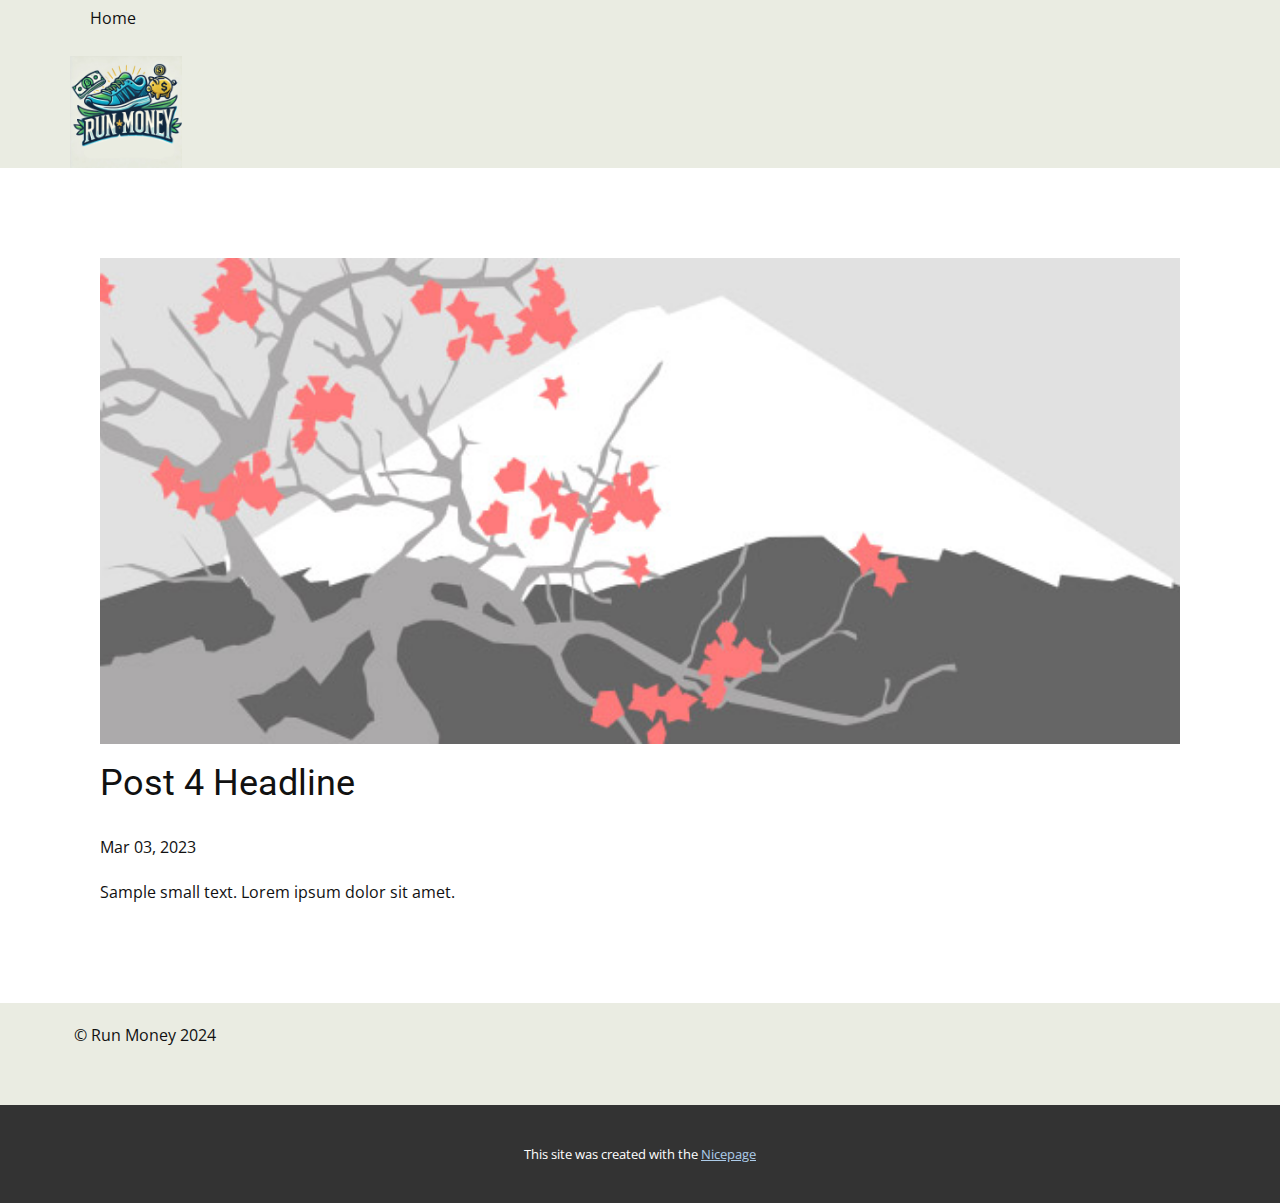
<file: blog/post-3.html>
<!DOCTYPE html>
<html style="font-size: 16px;" lang="en"><head>
    <meta name="viewport" content="width=device-width, initial-scale=1.0">
    <meta charset="utf-8">
    <meta name="keywords" content="Post 1 Headline">
    <meta name="description" content="">
    <title>Post 4 Headline</title>
    <link rel="stylesheet" href="../nicepage.css" media="screen">
<link rel="stylesheet" href="../Post-Template.css" media="screen">
    <script class="u-script" type="text/javascript" src="../jquery.js" defer=""></script>
    <script class="u-script" type="text/javascript" src="../nicepage.js" defer=""></script>
    <meta name="generator" content="Nicepage 6.13.8, nicepage.com">
    <link id="u-theme-google-font" rel="stylesheet" href="https://fonts.googleapis.com/css?family=Roboto:100,100i,300,300i,400,400i,500,500i,700,700i,900,900i|Open+Sans:300,300i,400,400i,500,500i,600,600i,700,700i,800,800i">
    
    
    
    <script type="application/ld+json">{
		"@context": "http://schema.org",
		"@type": "Organization",
		"name": "Run Money",
		"logo": "images/DALLE2024-06-2819.25.55-CreatealogoforaPhiladelphiarunningclubcalledRunMoneywhichmergesasavingsaccountwitharunningclubmakingitsocialandimprovingfi.jpg"
}</script>
    <meta name="theme-color" content="#478ac9">
  <meta data-intl-tel-input-cdn-path="intlTelInput/"></head>
  <body data-path-to-root="./" data-include-products="false" class="u-body u-xl-mode" data-lang="en"><header class="u-clearfix u-custom-color-5 u-header u-header" id="sec-e939"><div class="u-clearfix u-sheet u-sheet-1">
        <nav class="u-menu u-menu-one-level u-offcanvas u-menu-1">
          <div class="menu-collapse" style="font-weight: 700; font-size: 1.5rem;">
            <a class="u-button-style u-custom-active-color u-custom-color u-custom-text-active-color u-custom-text-color u-nav-link" href="#" style="padding: 12px; font-size: calc(1em + 24px);">
              <svg class="u-svg-link" viewBox="0 0 24 24"><use xlink:href="#svg-3e85"></use></svg>
              <svg class="u-svg-content" version="1.1" id="svg-3e85" viewBox="0 0 16 16" x="0px" y="0px" xmlns:xlink="http://www.w3.org/1999/xlink" xmlns="http://www.w3.org/2000/svg"><g><rect y="1" width="16" height="2"></rect><rect y="7" width="16" height="2"></rect><rect y="13" width="16" height="2"></rect>
</g></svg>
            </a>
          </div>
          <div class="u-custom-menu u-nav-container">
            <ul class="u-nav u-unstyled u-nav-1"><li class="u-nav-item"><a class="u-button-style u-nav-link u-text-active-custom-color-3" href="../Home.html" style="padding-right: 1px;">Home</a>
</li></ul>
          </div>
          <div class="u-custom-menu u-nav-container-collapse">
            <div class="u-black u-container-style u-inner-container-layout u-opacity u-opacity-95 u-sidenav">
              <div class="u-inner-container-layout u-sidenav-overflow">
                <div class="u-menu-close"></div>
                <ul class="u-align-center u-nav u-popupmenu-items u-unstyled u-nav-2"><li class="u-nav-item"><a class="u-button-style u-nav-link" href="../Home.html">Home</a>
</li></ul>
              </div>
            </div>
            <div class="u-black u-menu-overlay u-opacity u-opacity-70"></div>
          </div>
        </nav>
        <a href="#" class="u-image u-logo u-image-1" data-image-width="1024" data-image-height="1024">
          <img src="../images/DALLE2024-06-2819.25.55-CreatealogoforaPhiladelphiarunningclubcalledRunMoneywhichmergesasavingsaccountwitharunningclubmakingitsocialandimprovingfi.jpg" class="u-logo-image u-logo-image-1">
        </a>
      </div></header>
    <section class="u-align-center u-clearfix u-section-1" id="sec-5502">
      <div class="u-clearfix u-sheet u-valign-middle-md u-valign-middle-sm u-valign-middle-xs u-sheet-1"><!--post_details--><!--post_details_options_json--><!--{"source":""}--><!--/post_details_options_json--><!--blog_post-->
        <div class="u-container-style u-expanded-width u-post-details u-post-details-1">
          <div class="u-container-layout u-valign-middle u-container-layout-1"><!--blog_post_image-->
            <img alt="" class="u-blog-control u-expanded-width u-image u-image-default u-image-1" src="../images/0fd3416c.jpeg"><!--/blog_post_image--><!--blog_post_header-->
            <h2 class="u-blog-control u-text u-text-1">Post 4 Headline</h2><!--/blog_post_header--><!--blog_post_metadata-->
            <div class="u-blog-control u-metadata u-metadata-1"><!--blog_post_metadata_date-->
              <span class="u-meta-date u-meta-icon">Mar 03, 2023</span><!--/blog_post_metadata_date--><!--blog_post_metadata_category-->
              <!--/blog_post_metadata_category--><!--blog_post_metadata_comments-->
              <!--/blog_post_metadata_comments-->
            </div><!--/blog_post_metadata--><!--blog_post_content-->
            <div class="u-align-justify u-blog-control u-post-content u-text u-text-2 fr-view">
  Sample small text. Lorem ipsum dolor sit amet.
  </div><!--/blog_post_content-->
          </div>
        </div><!--/blog_post--><!--/post_details-->
      </div>
    </section>
    
    
    
    <footer class="u-align-center u-clearfix u-custom-color-5 u-footer u-footer" id="sec-232a"><div class="u-clearfix u-sheet u-sheet-1">
        <p class="u-text u-text-default u-text-1">&nbsp;© Run Money 2024</p>
      </div></footer>
    <section class="u-backlink u-clearfix u-grey-80">
      <p class="u-text">
        <span>This site was created with the </span>
        <a class="u-link" href="https://nicepage.com/" target="_blank" rel="nofollow">
          <span>Nicepage</span>
        </a>
      </p>
    </section>
  
</body></html>
</file>
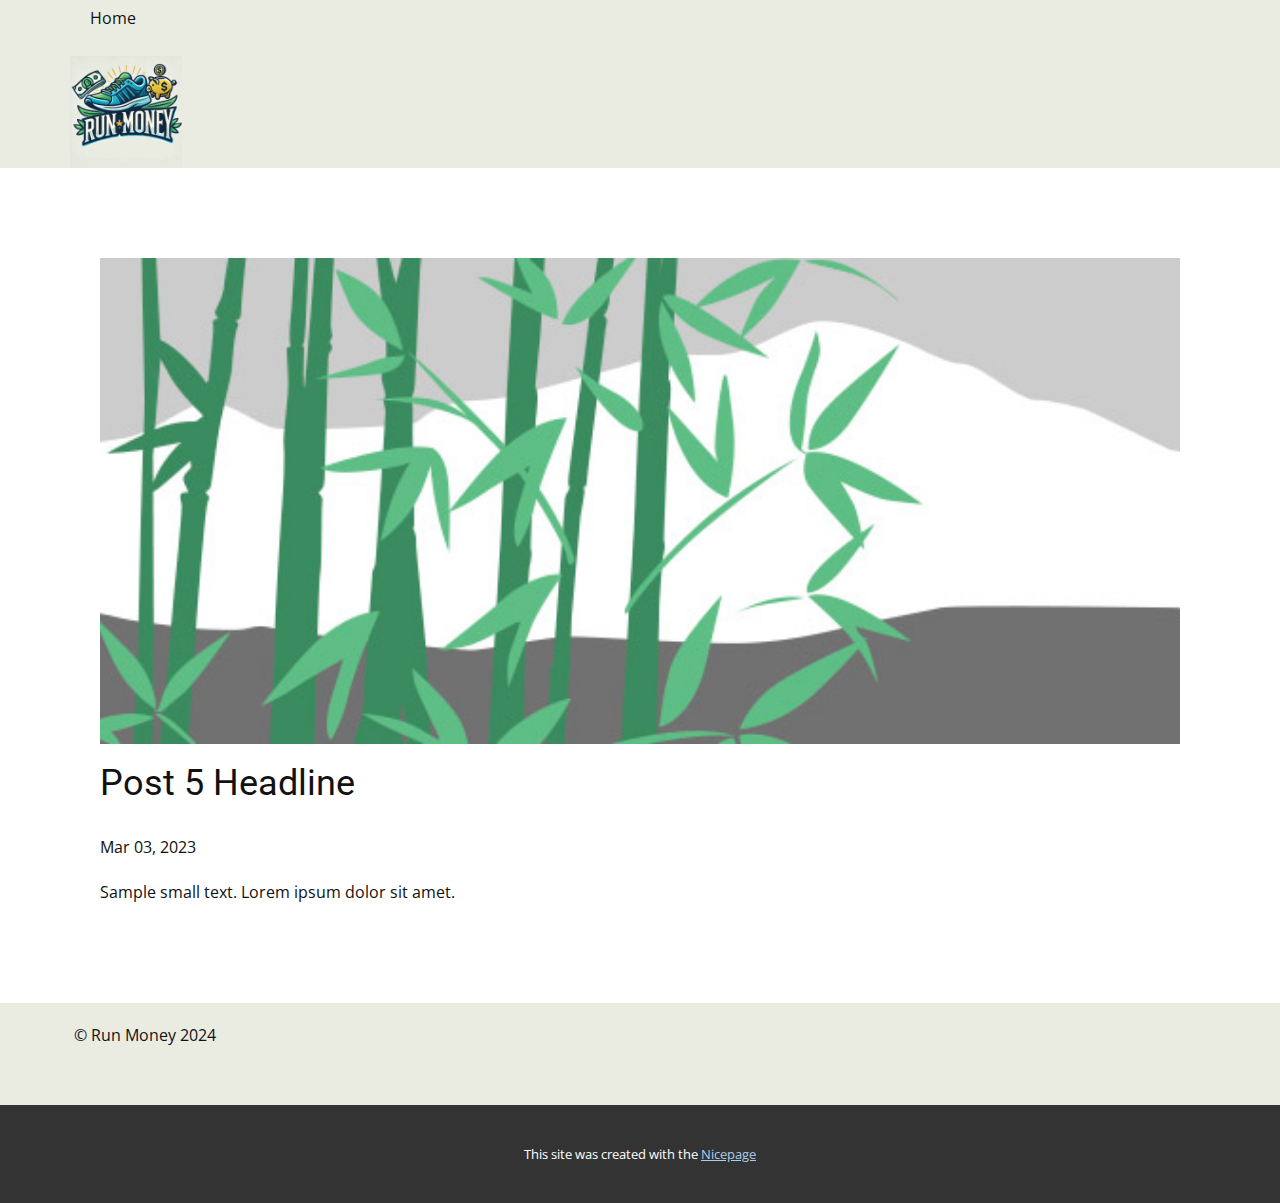
<file: blog/post-4.html>
<!DOCTYPE html>
<html style="font-size: 16px;" lang="en"><head>
    <meta name="viewport" content="width=device-width, initial-scale=1.0">
    <meta charset="utf-8">
    <meta name="keywords" content="Post 1 Headline">
    <meta name="description" content="">
    <title>Post 5 Headline</title>
    <link rel="stylesheet" href="../nicepage.css" media="screen">
<link rel="stylesheet" href="../Post-Template.css" media="screen">
    <script class="u-script" type="text/javascript" src="../jquery.js" defer=""></script>
    <script class="u-script" type="text/javascript" src="../nicepage.js" defer=""></script>
    <meta name="generator" content="Nicepage 6.13.8, nicepage.com">
    <link id="u-theme-google-font" rel="stylesheet" href="https://fonts.googleapis.com/css?family=Roboto:100,100i,300,300i,400,400i,500,500i,700,700i,900,900i|Open+Sans:300,300i,400,400i,500,500i,600,600i,700,700i,800,800i">
    
    
    
    <script type="application/ld+json">{
		"@context": "http://schema.org",
		"@type": "Organization",
		"name": "Run Money",
		"logo": "images/DALLE2024-06-2819.25.55-CreatealogoforaPhiladelphiarunningclubcalledRunMoneywhichmergesasavingsaccountwitharunningclubmakingitsocialandimprovingfi.jpg"
}</script>
    <meta name="theme-color" content="#478ac9">
  <meta data-intl-tel-input-cdn-path="intlTelInput/"></head>
  <body data-path-to-root="./" data-include-products="false" class="u-body u-xl-mode" data-lang="en"><header class="u-clearfix u-custom-color-5 u-header u-header" id="sec-e939"><div class="u-clearfix u-sheet u-sheet-1">
        <nav class="u-menu u-menu-one-level u-offcanvas u-menu-1">
          <div class="menu-collapse" style="font-weight: 700; font-size: 1.5rem;">
            <a class="u-button-style u-custom-active-color u-custom-color u-custom-text-active-color u-custom-text-color u-nav-link" href="#" style="padding: 12px; font-size: calc(1em + 24px);">
              <svg class="u-svg-link" viewBox="0 0 24 24"><use xlink:href="#svg-3e85"></use></svg>
              <svg class="u-svg-content" version="1.1" id="svg-3e85" viewBox="0 0 16 16" x="0px" y="0px" xmlns:xlink="http://www.w3.org/1999/xlink" xmlns="http://www.w3.org/2000/svg"><g><rect y="1" width="16" height="2"></rect><rect y="7" width="16" height="2"></rect><rect y="13" width="16" height="2"></rect>
</g></svg>
            </a>
          </div>
          <div class="u-custom-menu u-nav-container">
            <ul class="u-nav u-unstyled u-nav-1"><li class="u-nav-item"><a class="u-button-style u-nav-link u-text-active-custom-color-3" href="../Home.html" style="padding-right: 1px;">Home</a>
</li></ul>
          </div>
          <div class="u-custom-menu u-nav-container-collapse">
            <div class="u-black u-container-style u-inner-container-layout u-opacity u-opacity-95 u-sidenav">
              <div class="u-inner-container-layout u-sidenav-overflow">
                <div class="u-menu-close"></div>
                <ul class="u-align-center u-nav u-popupmenu-items u-unstyled u-nav-2"><li class="u-nav-item"><a class="u-button-style u-nav-link" href="../Home.html">Home</a>
</li></ul>
              </div>
            </div>
            <div class="u-black u-menu-overlay u-opacity u-opacity-70"></div>
          </div>
        </nav>
        <a href="#" class="u-image u-logo u-image-1" data-image-width="1024" data-image-height="1024">
          <img src="../images/DALLE2024-06-2819.25.55-CreatealogoforaPhiladelphiarunningclubcalledRunMoneywhichmergesasavingsaccountwitharunningclubmakingitsocialandimprovingfi.jpg" class="u-logo-image u-logo-image-1">
        </a>
      </div></header>
    <section class="u-align-center u-clearfix u-section-1" id="sec-5502">
      <div class="u-clearfix u-sheet u-valign-middle-md u-valign-middle-sm u-valign-middle-xs u-sheet-1"><!--post_details--><!--post_details_options_json--><!--{"source":""}--><!--/post_details_options_json--><!--blog_post-->
        <div class="u-container-style u-expanded-width u-post-details u-post-details-1">
          <div class="u-container-layout u-valign-middle u-container-layout-1"><!--blog_post_image-->
            <img alt="" class="u-blog-control u-expanded-width u-image u-image-default u-image-1" src="../images/68f64b9d.jpeg"><!--/blog_post_image--><!--blog_post_header-->
            <h2 class="u-blog-control u-text u-text-1">Post 5 Headline</h2><!--/blog_post_header--><!--blog_post_metadata-->
            <div class="u-blog-control u-metadata u-metadata-1"><!--blog_post_metadata_date-->
              <span class="u-meta-date u-meta-icon">Mar 03, 2023</span><!--/blog_post_metadata_date--><!--blog_post_metadata_category-->
              <!--/blog_post_metadata_category--><!--blog_post_metadata_comments-->
              <!--/blog_post_metadata_comments-->
            </div><!--/blog_post_metadata--><!--blog_post_content-->
            <div class="u-align-justify u-blog-control u-post-content u-text u-text-2 fr-view">
  Sample small text. Lorem ipsum dolor sit amet.
  </div><!--/blog_post_content-->
          </div>
        </div><!--/blog_post--><!--/post_details-->
      </div>
    </section>
    
    
    
    <footer class="u-align-center u-clearfix u-custom-color-5 u-footer u-footer" id="sec-232a"><div class="u-clearfix u-sheet u-sheet-1">
        <p class="u-text u-text-default u-text-1">&nbsp;© Run Money 2024</p>
      </div></footer>
    <section class="u-backlink u-clearfix u-grey-80">
      <p class="u-text">
        <span>This site was created with the </span>
        <a class="u-link" href="https://nicepage.com/" target="_blank" rel="nofollow">
          <span>Nicepage</span>
        </a>
      </p>
    </section>
  
</body></html>
</file>
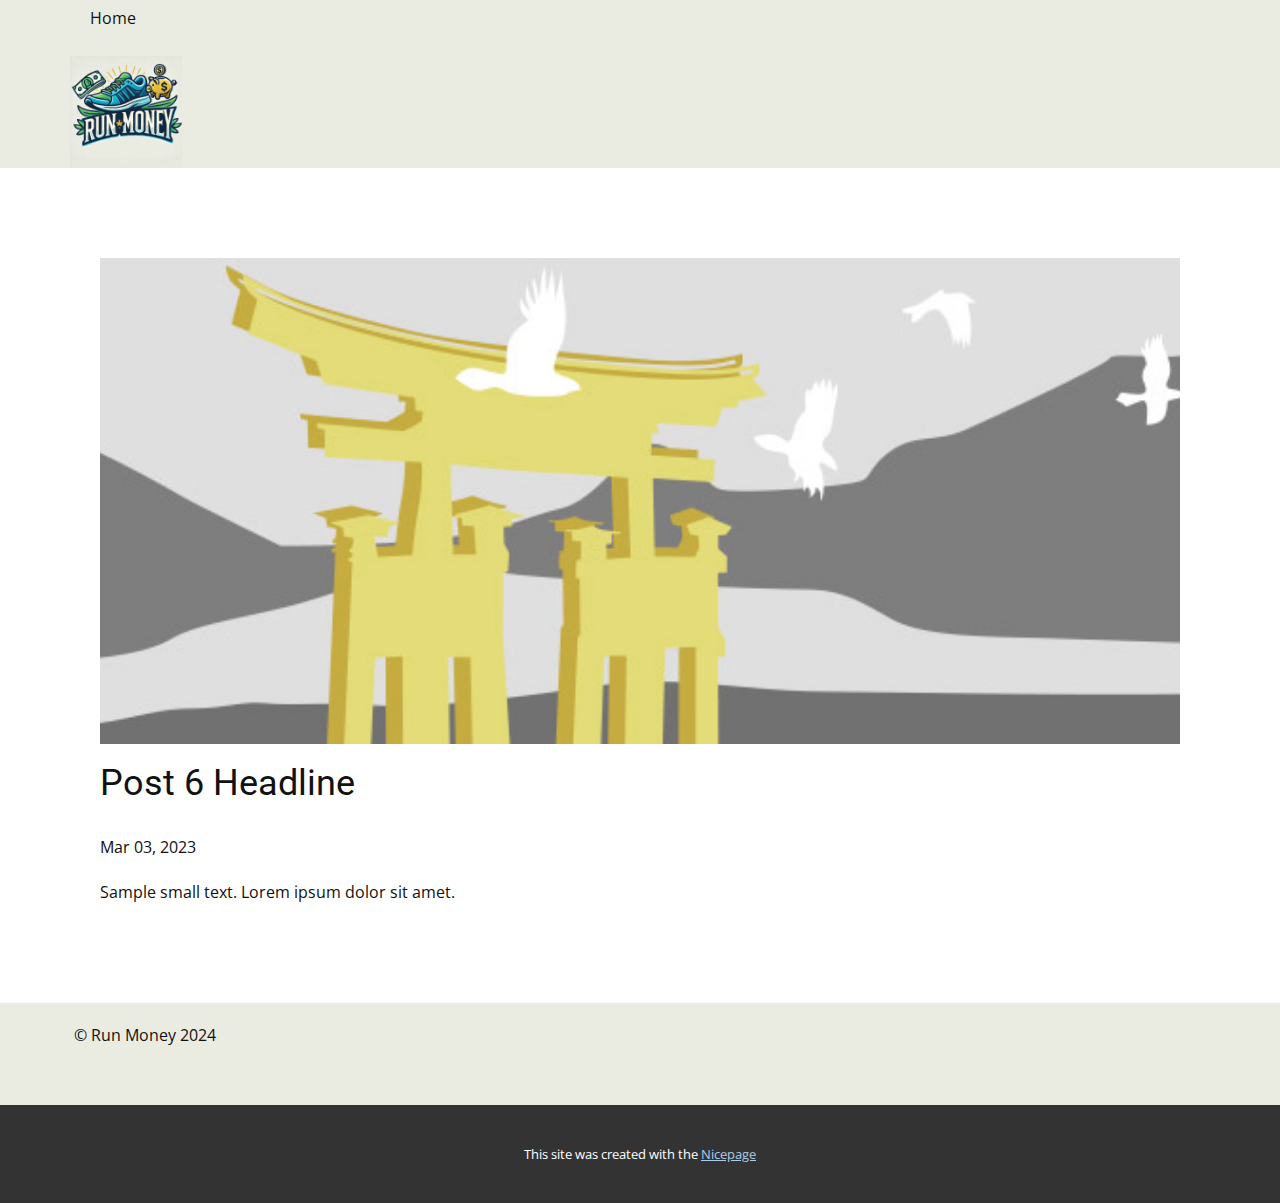
<file: blog/post-5.html>
<!DOCTYPE html>
<html style="font-size: 16px;" lang="en"><head>
    <meta name="viewport" content="width=device-width, initial-scale=1.0">
    <meta charset="utf-8">
    <meta name="keywords" content="Post 1 Headline">
    <meta name="description" content="">
    <title>Post 6 Headline</title>
    <link rel="stylesheet" href="../nicepage.css" media="screen">
<link rel="stylesheet" href="../Post-Template.css" media="screen">
    <script class="u-script" type="text/javascript" src="../jquery.js" defer=""></script>
    <script class="u-script" type="text/javascript" src="../nicepage.js" defer=""></script>
    <meta name="generator" content="Nicepage 6.13.8, nicepage.com">
    <link id="u-theme-google-font" rel="stylesheet" href="https://fonts.googleapis.com/css?family=Roboto:100,100i,300,300i,400,400i,500,500i,700,700i,900,900i|Open+Sans:300,300i,400,400i,500,500i,600,600i,700,700i,800,800i">
    
    
    
    <script type="application/ld+json">{
		"@context": "http://schema.org",
		"@type": "Organization",
		"name": "Run Money",
		"logo": "images/DALLE2024-06-2819.25.55-CreatealogoforaPhiladelphiarunningclubcalledRunMoneywhichmergesasavingsaccountwitharunningclubmakingitsocialandimprovingfi.jpg"
}</script>
    <meta name="theme-color" content="#478ac9">
  <meta data-intl-tel-input-cdn-path="intlTelInput/"></head>
  <body data-path-to-root="./" data-include-products="false" class="u-body u-xl-mode" data-lang="en"><header class="u-clearfix u-custom-color-5 u-header u-header" id="sec-e939"><div class="u-clearfix u-sheet u-sheet-1">
        <nav class="u-menu u-menu-one-level u-offcanvas u-menu-1">
          <div class="menu-collapse" style="font-weight: 700; font-size: 1.5rem;">
            <a class="u-button-style u-custom-active-color u-custom-color u-custom-text-active-color u-custom-text-color u-nav-link" href="#" style="padding: 12px; font-size: calc(1em + 24px);">
              <svg class="u-svg-link" viewBox="0 0 24 24"><use xlink:href="#svg-3e85"></use></svg>
              <svg class="u-svg-content" version="1.1" id="svg-3e85" viewBox="0 0 16 16" x="0px" y="0px" xmlns:xlink="http://www.w3.org/1999/xlink" xmlns="http://www.w3.org/2000/svg"><g><rect y="1" width="16" height="2"></rect><rect y="7" width="16" height="2"></rect><rect y="13" width="16" height="2"></rect>
</g></svg>
            </a>
          </div>
          <div class="u-custom-menu u-nav-container">
            <ul class="u-nav u-unstyled u-nav-1"><li class="u-nav-item"><a class="u-button-style u-nav-link u-text-active-custom-color-3" href="../Home.html" style="padding-right: 1px;">Home</a>
</li></ul>
          </div>
          <div class="u-custom-menu u-nav-container-collapse">
            <div class="u-black u-container-style u-inner-container-layout u-opacity u-opacity-95 u-sidenav">
              <div class="u-inner-container-layout u-sidenav-overflow">
                <div class="u-menu-close"></div>
                <ul class="u-align-center u-nav u-popupmenu-items u-unstyled u-nav-2"><li class="u-nav-item"><a class="u-button-style u-nav-link" href="../Home.html">Home</a>
</li></ul>
              </div>
            </div>
            <div class="u-black u-menu-overlay u-opacity u-opacity-70"></div>
          </div>
        </nav>
        <a href="#" class="u-image u-logo u-image-1" data-image-width="1024" data-image-height="1024">
          <img src="../images/DALLE2024-06-2819.25.55-CreatealogoforaPhiladelphiarunningclubcalledRunMoneywhichmergesasavingsaccountwitharunningclubmakingitsocialandimprovingfi.jpg" class="u-logo-image u-logo-image-1">
        </a>
      </div></header>
    <section class="u-align-center u-clearfix u-section-1" id="sec-5502">
      <div class="u-clearfix u-sheet u-valign-middle-md u-valign-middle-sm u-valign-middle-xs u-sheet-1"><!--post_details--><!--post_details_options_json--><!--{"source":""}--><!--/post_details_options_json--><!--blog_post-->
        <div class="u-container-style u-expanded-width u-post-details u-post-details-1">
          <div class="u-container-layout u-valign-middle u-container-layout-1"><!--blog_post_image-->
            <img alt="" class="u-blog-control u-expanded-width u-image u-image-default u-image-1" src="../images/8ad73f3c.jpeg"><!--/blog_post_image--><!--blog_post_header-->
            <h2 class="u-blog-control u-text u-text-1">Post 6 Headline</h2><!--/blog_post_header--><!--blog_post_metadata-->
            <div class="u-blog-control u-metadata u-metadata-1"><!--blog_post_metadata_date-->
              <span class="u-meta-date u-meta-icon">Mar 03, 2023</span><!--/blog_post_metadata_date--><!--blog_post_metadata_category-->
              <!--/blog_post_metadata_category--><!--blog_post_metadata_comments-->
              <!--/blog_post_metadata_comments-->
            </div><!--/blog_post_metadata--><!--blog_post_content-->
            <div class="u-align-justify u-blog-control u-post-content u-text u-text-2 fr-view">
  Sample small text. Lorem ipsum dolor sit amet.
  </div><!--/blog_post_content-->
          </div>
        </div><!--/blog_post--><!--/post_details-->
      </div>
    </section>
    
    
    
    <footer class="u-align-center u-clearfix u-custom-color-5 u-footer u-footer" id="sec-232a"><div class="u-clearfix u-sheet u-sheet-1">
        <p class="u-text u-text-default u-text-1">&nbsp;© Run Money 2024</p>
      </div></footer>
    <section class="u-backlink u-clearfix u-grey-80">
      <p class="u-text">
        <span>This site was created with the </span>
        <a class="u-link" href="https://nicepage.com/" target="_blank" rel="nofollow">
          <span>Nicepage</span>
        </a>
      </p>
    </section>
  
</body></html>
</file>
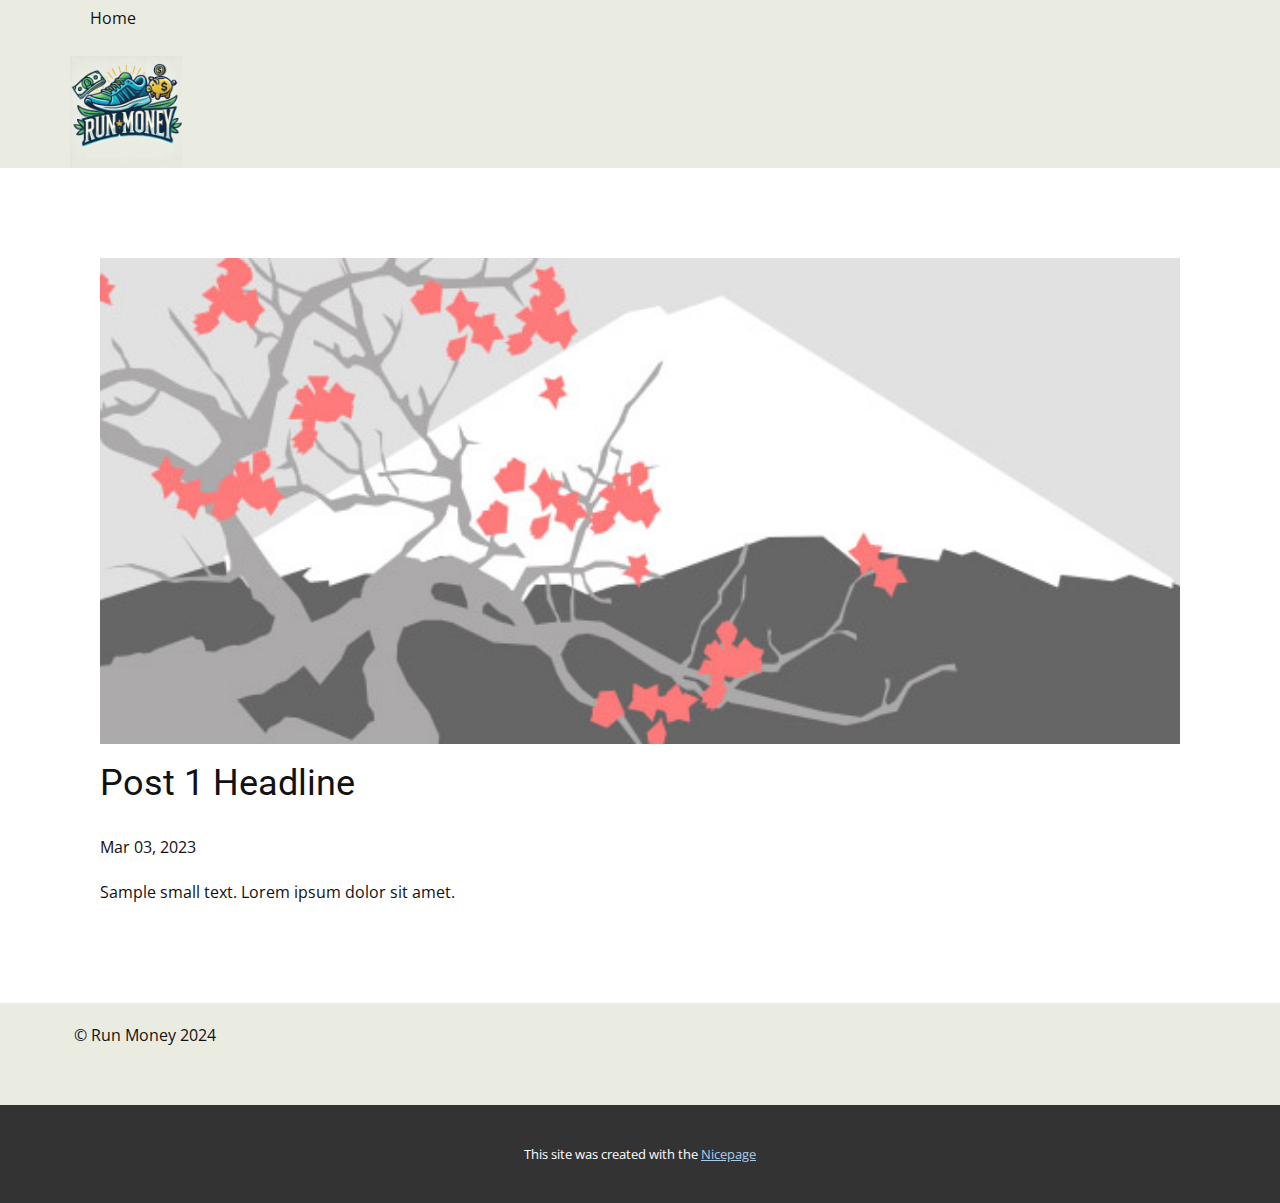
<file: blog/post.html>
<!DOCTYPE html>
<html style="font-size: 16px;" lang="en"><head>
    <meta name="viewport" content="width=device-width, initial-scale=1.0">
    <meta charset="utf-8">
    <meta name="keywords" content="Post 1 Headline">
    <meta name="description" content="">
    <title>Post 1 Headline</title>
    <link rel="stylesheet" href="../nicepage.css" media="screen">
<link rel="stylesheet" href="../Post-Template.css" media="screen">
    <script class="u-script" type="text/javascript" src="../jquery.js" defer=""></script>
    <script class="u-script" type="text/javascript" src="../nicepage.js" defer=""></script>
    <meta name="generator" content="Nicepage 6.13.8, nicepage.com">
    <link id="u-theme-google-font" rel="stylesheet" href="https://fonts.googleapis.com/css?family=Roboto:100,100i,300,300i,400,400i,500,500i,700,700i,900,900i|Open+Sans:300,300i,400,400i,500,500i,600,600i,700,700i,800,800i">
    
    
    
    <script type="application/ld+json">{
		"@context": "http://schema.org",
		"@type": "Organization",
		"name": "Run Money",
		"logo": "images/DALLE2024-06-2819.25.55-CreatealogoforaPhiladelphiarunningclubcalledRunMoneywhichmergesasavingsaccountwitharunningclubmakingitsocialandimprovingfi.jpg"
}</script>
    <meta name="theme-color" content="#478ac9">
  <meta data-intl-tel-input-cdn-path="intlTelInput/"></head>
  <body data-path-to-root="./" data-include-products="false" class="u-body u-xl-mode" data-lang="en"><header class="u-clearfix u-custom-color-5 u-header u-header" id="sec-e939"><div class="u-clearfix u-sheet u-sheet-1">
        <nav class="u-menu u-menu-one-level u-offcanvas u-menu-1">
          <div class="menu-collapse" style="font-weight: 700; font-size: 1.5rem;">
            <a class="u-button-style u-custom-active-color u-custom-color u-custom-text-active-color u-custom-text-color u-nav-link" href="#" style="padding: 12px; font-size: calc(1em + 24px);">
              <svg class="u-svg-link" viewBox="0 0 24 24"><use xlink:href="#svg-3e85"></use></svg>
              <svg class="u-svg-content" version="1.1" id="svg-3e85" viewBox="0 0 16 16" x="0px" y="0px" xmlns:xlink="http://www.w3.org/1999/xlink" xmlns="http://www.w3.org/2000/svg"><g><rect y="1" width="16" height="2"></rect><rect y="7" width="16" height="2"></rect><rect y="13" width="16" height="2"></rect>
</g></svg>
            </a>
          </div>
          <div class="u-custom-menu u-nav-container">
            <ul class="u-nav u-unstyled u-nav-1"><li class="u-nav-item"><a class="u-button-style u-nav-link u-text-active-custom-color-3" href="../Home.html" style="padding-right: 1px;">Home</a>
</li></ul>
          </div>
          <div class="u-custom-menu u-nav-container-collapse">
            <div class="u-black u-container-style u-inner-container-layout u-opacity u-opacity-95 u-sidenav">
              <div class="u-inner-container-layout u-sidenav-overflow">
                <div class="u-menu-close"></div>
                <ul class="u-align-center u-nav u-popupmenu-items u-unstyled u-nav-2"><li class="u-nav-item"><a class="u-button-style u-nav-link" href="../Home.html">Home</a>
</li></ul>
              </div>
            </div>
            <div class="u-black u-menu-overlay u-opacity u-opacity-70"></div>
          </div>
        </nav>
        <a href="#" class="u-image u-logo u-image-1" data-image-width="1024" data-image-height="1024">
          <img src="../images/DALLE2024-06-2819.25.55-CreatealogoforaPhiladelphiarunningclubcalledRunMoneywhichmergesasavingsaccountwitharunningclubmakingitsocialandimprovingfi.jpg" class="u-logo-image u-logo-image-1">
        </a>
      </div></header>
    <section class="u-align-center u-clearfix u-section-1" id="sec-5502">
      <div class="u-clearfix u-sheet u-valign-middle-md u-valign-middle-sm u-valign-middle-xs u-sheet-1"><!--post_details--><!--post_details_options_json--><!--{"source":""}--><!--/post_details_options_json--><!--blog_post-->
        <div class="u-container-style u-expanded-width u-post-details u-post-details-1">
          <div class="u-container-layout u-valign-middle u-container-layout-1"><!--blog_post_image-->
            <img alt="" class="u-blog-control u-expanded-width u-image u-image-default u-image-1" src="../images/0fd3416c.jpeg"><!--/blog_post_image--><!--blog_post_header-->
            <h2 class="u-blog-control u-text u-text-1">Post 1 Headline</h2><!--/blog_post_header--><!--blog_post_metadata-->
            <div class="u-blog-control u-metadata u-metadata-1"><!--blog_post_metadata_date-->
              <span class="u-meta-date u-meta-icon">Mar 03, 2023</span><!--/blog_post_metadata_date--><!--blog_post_metadata_category-->
              <!--/blog_post_metadata_category--><!--blog_post_metadata_comments-->
              <!--/blog_post_metadata_comments-->
            </div><!--/blog_post_metadata--><!--blog_post_content-->
            <div class="u-align-justify u-blog-control u-post-content u-text u-text-2 fr-view">
  Sample small text. Lorem ipsum dolor sit amet.
  </div><!--/blog_post_content-->
          </div>
        </div><!--/blog_post--><!--/post_details-->
      </div>
    </section>
    
    
    
    <footer class="u-align-center u-clearfix u-custom-color-5 u-footer u-footer" id="sec-232a"><div class="u-clearfix u-sheet u-sheet-1">
        <p class="u-text u-text-default u-text-1">&nbsp;© Run Money 2024</p>
      </div></footer>
    <section class="u-backlink u-clearfix u-grey-80">
      <p class="u-text">
        <span>This site was created with the </span>
        <a class="u-link" href="https://nicepage.com/" target="_blank" rel="nofollow">
          <span>Nicepage</span>
        </a>
      </p>
    </section>
  
</body></html>
</file>
